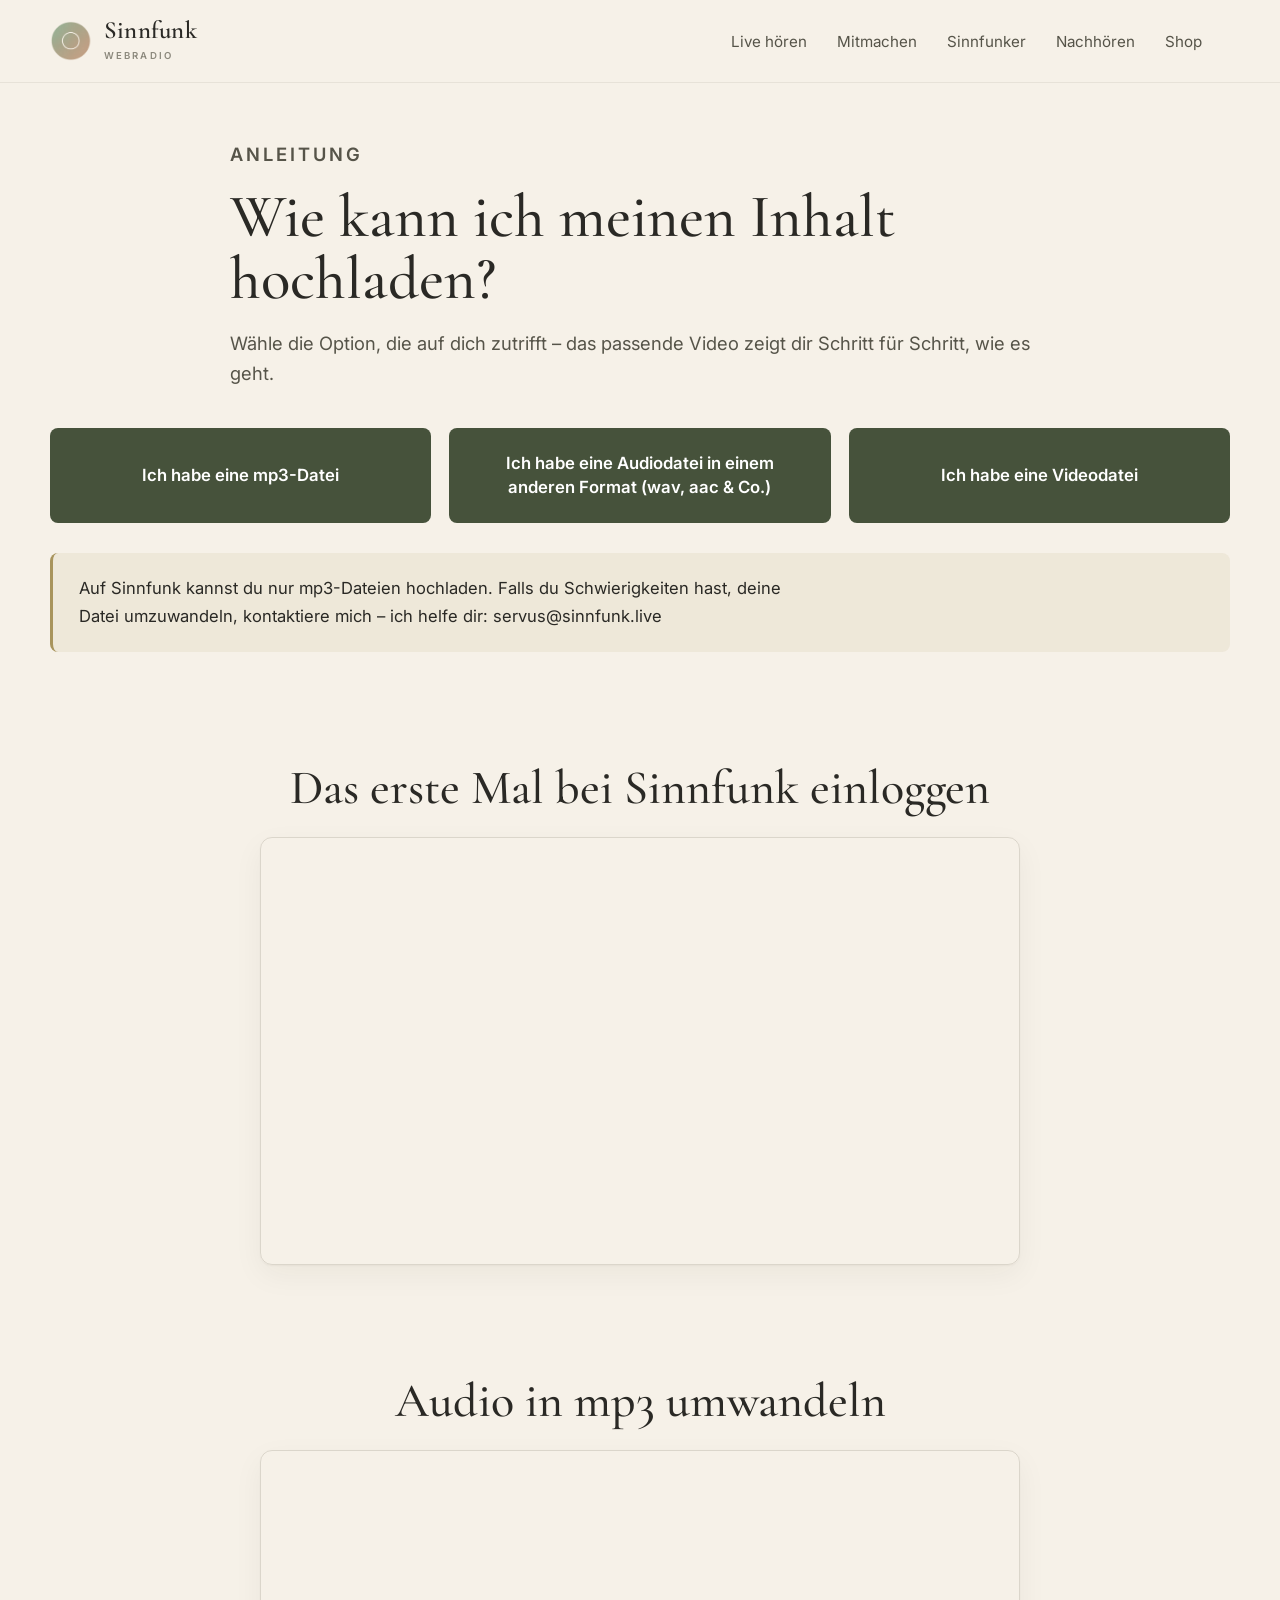
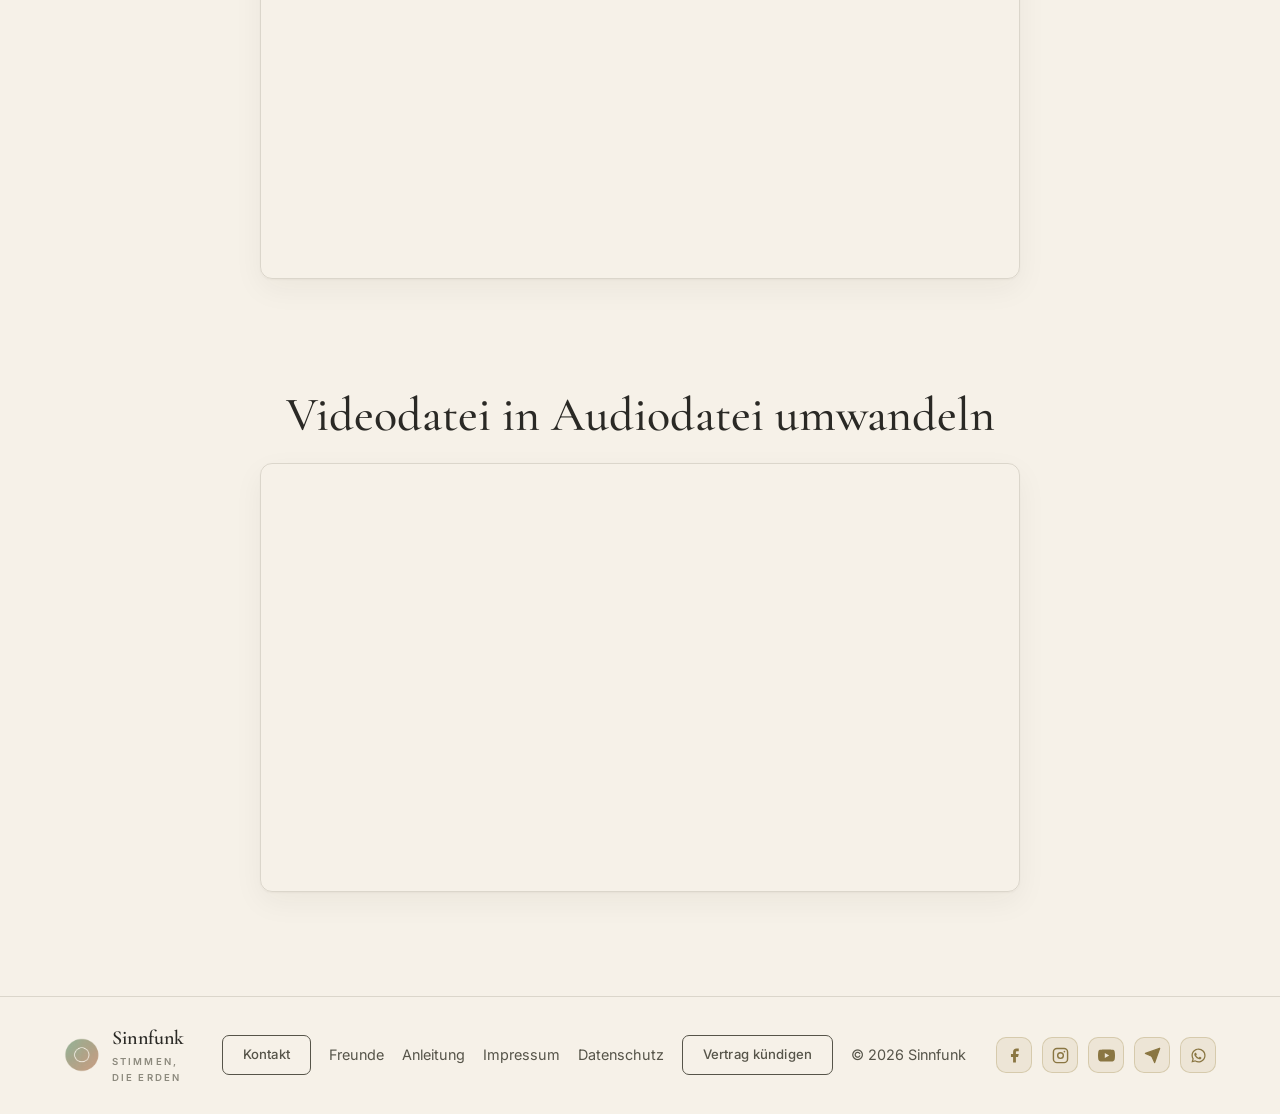
<file: anleitung.html>
<!DOCTYPE html>
<html lang="de">
<head>
  <meta charset="UTF-8" />
  <meta name="viewport" content="width=device-width, initial-scale=1.0" />
  <title>Anleitung – Sinnfunk</title>
  <link rel="stylesheet" href="style.css" />
  <link rel="icon" href="image/icon.webp" type="image/x-icon" />
</head>
<body>
  <div class="page">

    <div id="sf-nav"></div>
    <script src="nav.js"></script>

    <main class="anleitung-page">

      <div class="page-hero">
        <p class="eyebrow">Anleitung</p>
        <h1>Wie kann ich meinen Inhalt hochladen?</h1>
        <p>Wähle die Option, die auf dich zutrifft – das passende Video zeigt dir Schritt für Schritt, wie es geht.</p>
      </div>

      <div class="content-block">

        <div class="upload-options">

          <a href="#einloggen" class="button gold button-big">Ich habe eine mp3-Datei</a>

          <a href="#audio-konvertieren" class="button gold button-big">Ich habe eine Audiodatei in einem anderen Format (wav, aac & Co.)</a>

          <a href="#video-konvertieren" class="button gold button-big">Ich habe eine Videodatei</a>

        </div>

        <div class="highlight-box">
          <p>Auf Sinnfunk kannst du nur mp3-Dateien hochladen. Falls du Schwierigkeiten hast, deine Datei umzuwandeln, kontaktiere mich – ich helfe dir: <a href="mailto:servus@sinnfunk.live">servus@sinnfunk.live</a></p>
        </div>

        <div class="video-section" id="einloggen">
          <h2>Das erste Mal bei Sinnfunk einloggen</h2>
          <div class="video-embed">
            <div style="position:relative;padding-top:56.25%;"><iframe src="https://player.mediadelivery.net/embed/709800/cc694de8-bd75-49dc-955e-89dac39f0973?autoplay=false&loop=false&muted=false&preload=true&responsive=true" loading="lazy" style="border:0;position:absolute;top:0;height:100%;width:100%;" allow="accelerometer;gyroscope;autoplay;encrypted-media;picture-in-picture;fullscreen;" allowfullscreen="true"></iframe></div>
          </div>
        </div>

        <div class="video-section" id="audio-konvertieren">
          <h2>Audio in mp3 umwandeln</h2>
           <div class="video-embed">
            <div style="position:relative;padding-top:56.25%;"><iframe src="https://player.mediadelivery.net/embed/709800/56a5ccce-3ecd-4cc3-a95c-f3495032012f?autoplay=false&loop=false&muted=false&preload=true&responsive=true" loading="lazy" style="border:0;position:absolute;top:0;height:100%;width:100%;" allow="accelerometer;gyroscope;autoplay;encrypted-media;picture-in-picture;fullscreen;" allowfullscreen="true"></iframe></div>
          </div>
        </div>

        <div class="video-section" id="video-konvertieren">
          <h2>Videodatei in Audiodatei umwandeln</h2>
          <div class="video-embed">
            <div style="position:relative;padding-top:56.25%;"><iframe src="https://player.mediadelivery.net/embed/709800/0e04647f-9260-45ea-9ff1-9cb5629d3ec0?autoplay=false&loop=false&muted=false&preload=true&responsive=true" loading="lazy" style="border:0;position:absolute;top:0;height:100%;width:100%;" allow="accelerometer;gyroscope;autoplay;encrypted-media;picture-in-picture;fullscreen;" allowfullscreen="true"></iframe></div>
          </div>
        </div>

      </div>
    </main>

    <div id="sf-footer"></div>
    <script src="footer.js"></script>

  </div>
</body>
</html>
</file>
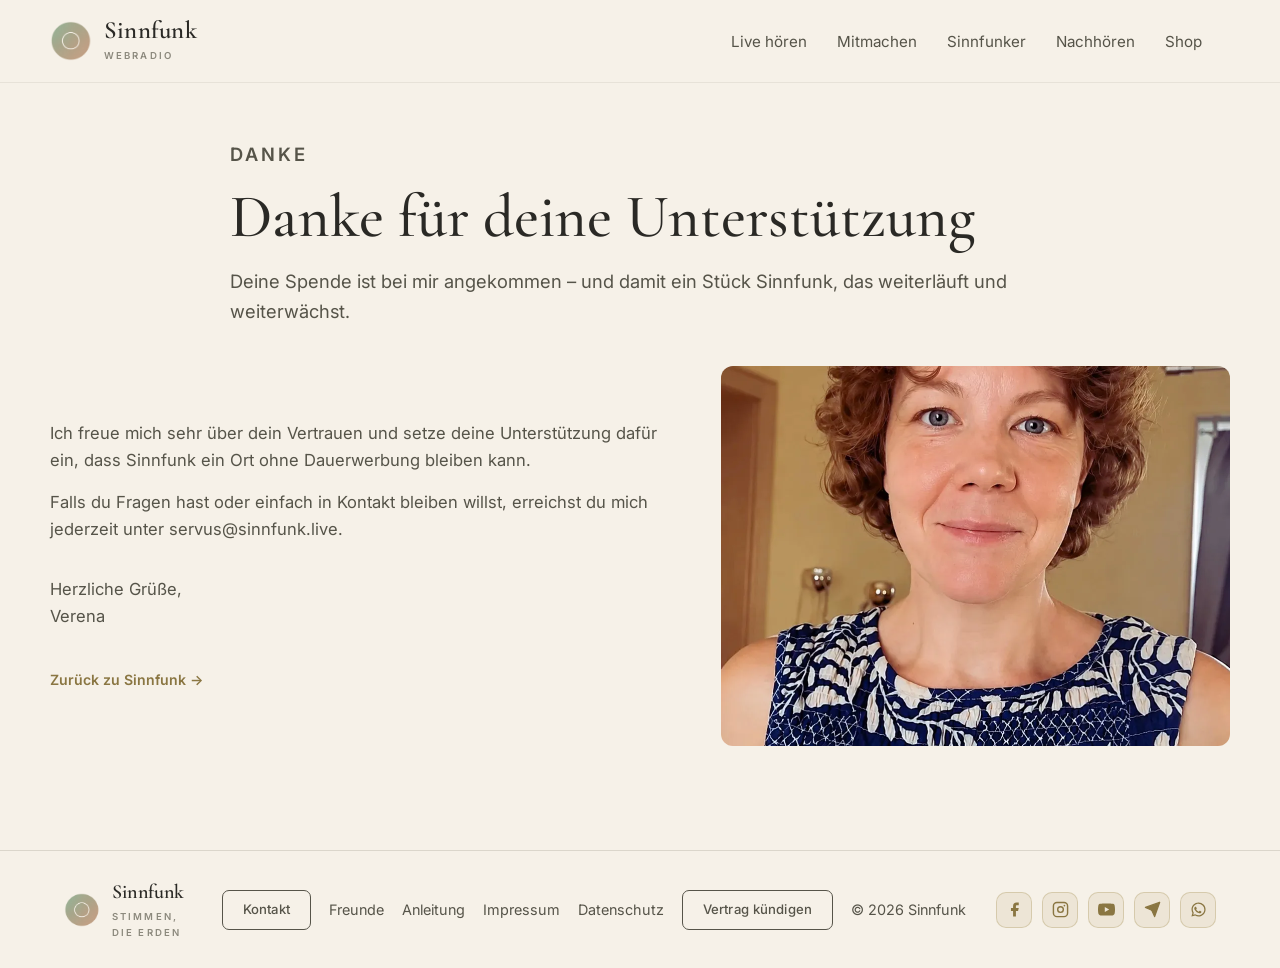
<file: danke.html>
<!DOCTYPE html>
<html lang="de">
<head>
  <meta charset="UTF-8" />
  <meta name="viewport" content="width=device-width, initial-scale=1.0" />
  <title>Danke – Sinnfunk</title>
  <meta name="description" content="Danke für deine Unterstützung von Sinnfunk." />
  <link rel="stylesheet" href="style.css" />
  <link rel="icon" href="image/icon.webp" type="image/x-icon" />
</head>
<body>
  <div class="page">

    <div id="sf-nav"></div>
  <script src="nav.js"></script>

    <main>

      <div class="page-hero">
        <p class="eyebrow">Danke</p>
        <h1>Danke für deine Unterstützung</h1>
        <p>Deine Spende ist bei mir angekommen – und damit ein Stück Sinnfunk, das weiterläuft und weiterwächst.</p>
      </div>

      <div class="content-block">
        <div class="danke-inner">
          <div>
            <p>
              Ich freue mich sehr über dein Vertrauen und setze deine Unterstützung dafür ein, dass Sinnfunk ein Ort ohne Dauerwerbung bleiben kann.
            </p>
            <p>
              Falls du Fragen hast oder einfach in Kontakt bleiben willst, erreichst du mich jederzeit unter
              <a href="mailto:servus@sinnfunk.live">servus@sinnfunk.live</a>.
            </p>
            <p style="margin-top: 32px;">
              Herzliche Grüße,<br />Verena
            </p>

            <a class="arrow-link" href="index.html" style="margin-top: 24px; display: inline-block;">Zurück zu Sinnfunk →</a>
          </div>
          <div class="danke-img" role="img" aria-label="Porträt von Verena Polzhofer, Gründerin von Sinnfunk"
               style="background-image: url('image/verenapolzhofer.webp');"></div>
        </div>
      </div>
    </main>

   <div id="sf-footer"></div>
    <script src="footer.js"></script>

  </div>
</body>
</html>
</file>
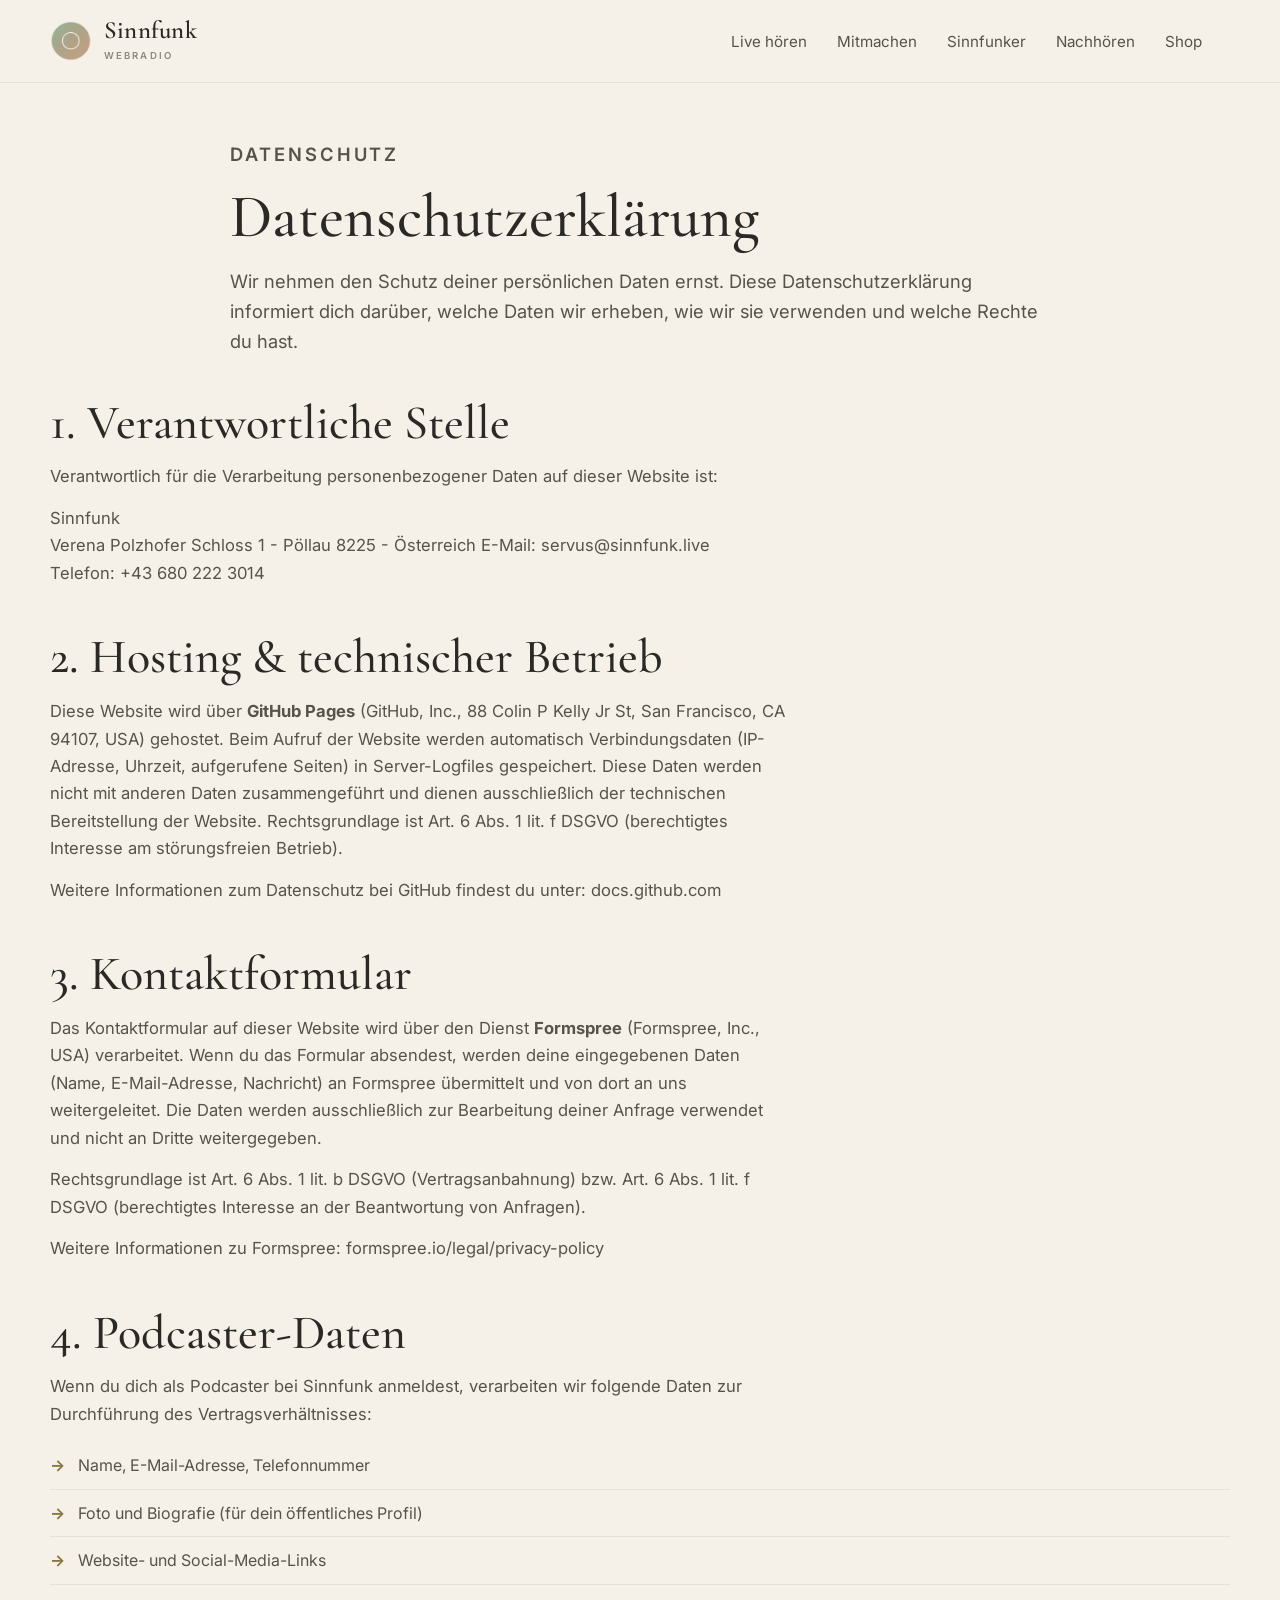
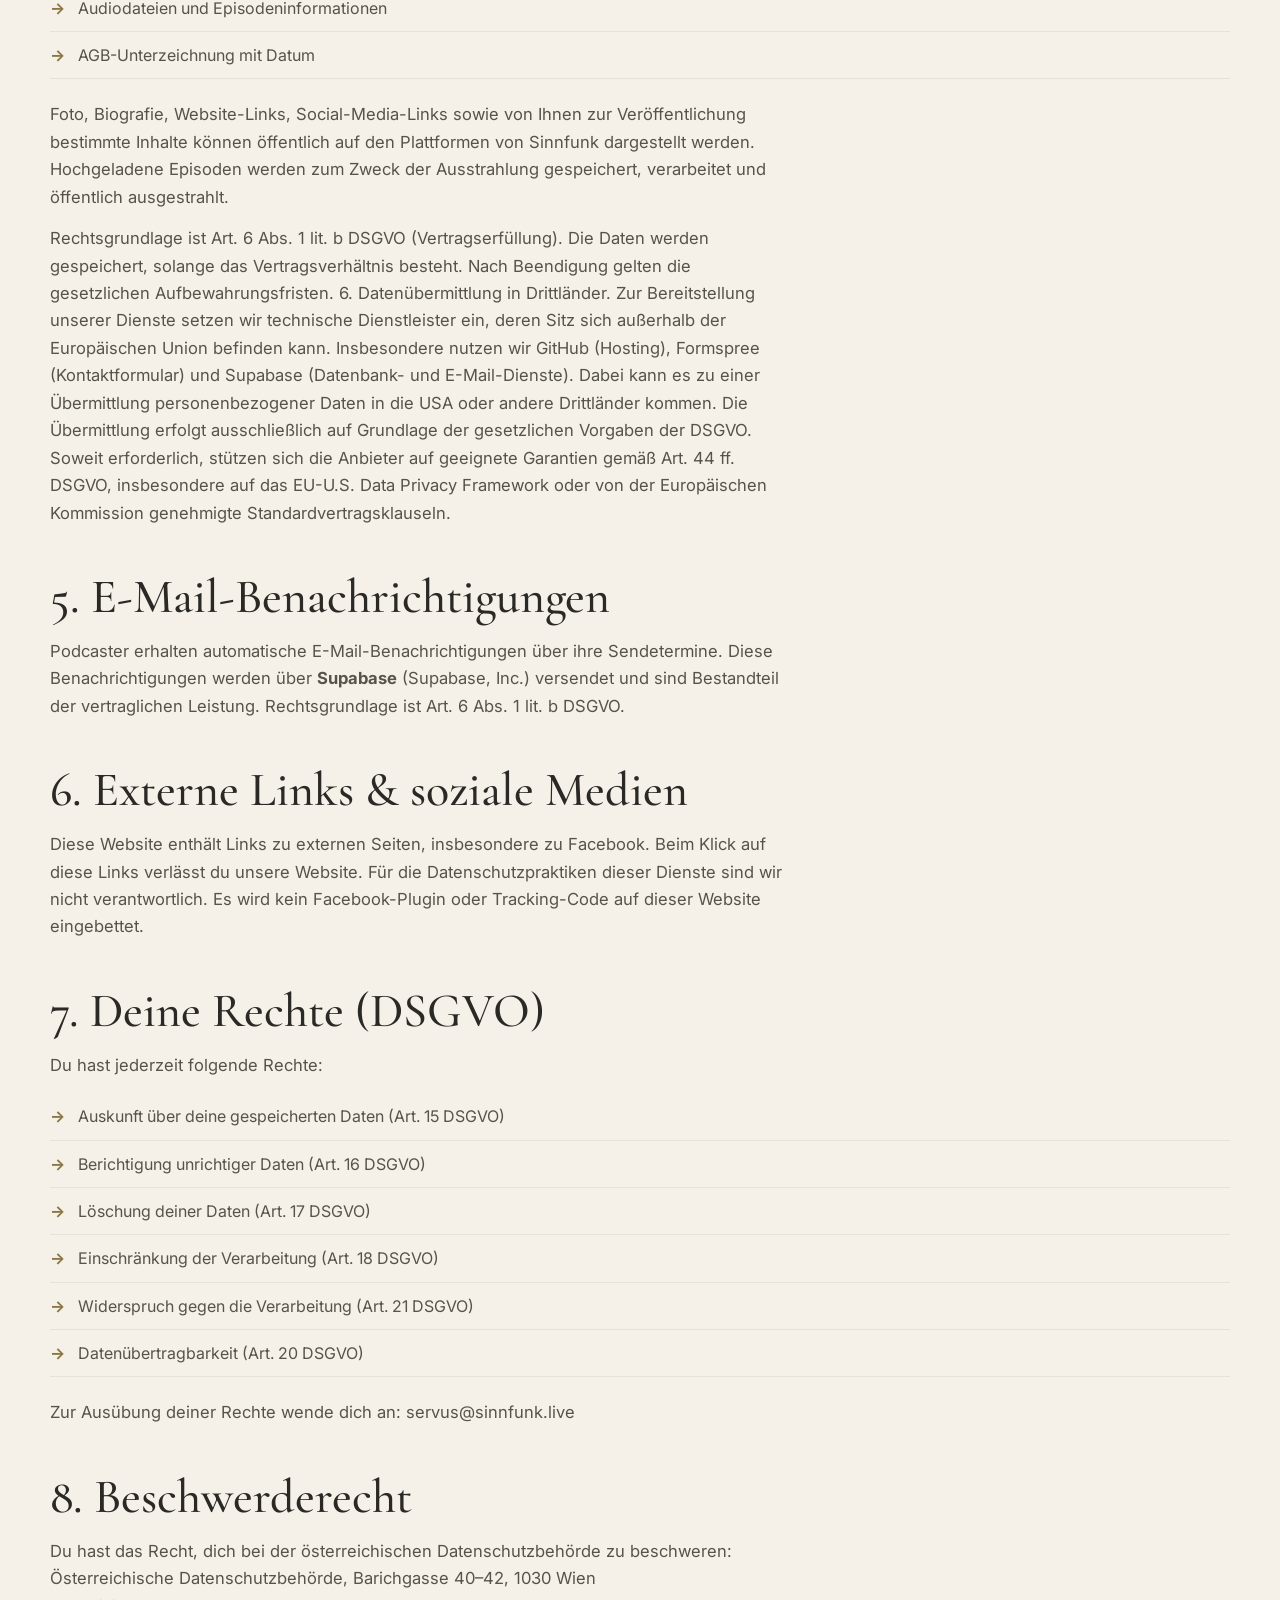
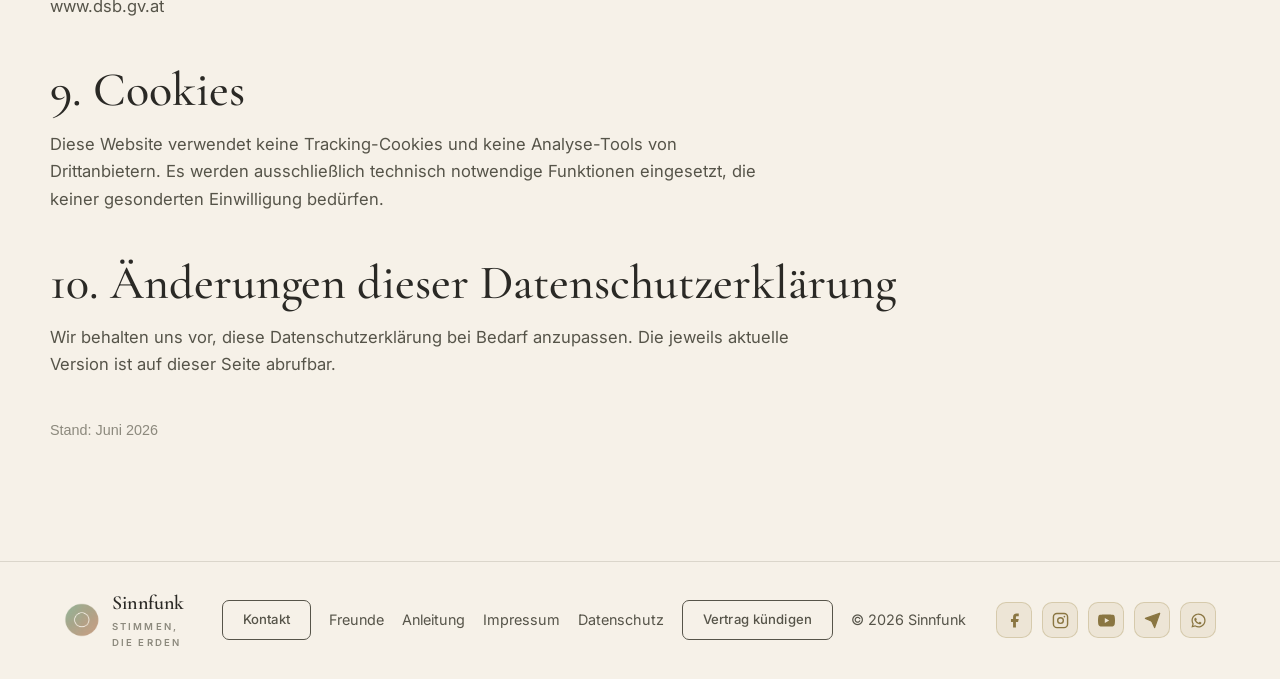
<file: datenschutz.html>
<!DOCTYPE html>
<html lang="de">
<head>
  <meta charset="UTF-8" />
  <meta name="viewport" content="width=device-width, initial-scale=1.0" />
  <title>Datenschutz – Sinnfunk</title>
  <link rel="stylesheet" href="style.css" />
  <link rel="icon" href="image/icon.webp" type="image/x-icon" />
</head>
<body>
  <div class="page">

    <div id="sf-nav"></div>
  <script src="nav.js"></script>

    <main>

      <div class="page-hero">
        <p class="eyebrow">Datenschutz</p>
        <h1>Datenschutzerklärung</h1>
        <p>Wir nehmen den Schutz deiner persönlichen Daten ernst. Diese Datenschutzerklärung informiert dich darüber, welche Daten wir erheben, wie wir sie verwenden und welche Rechte du hast.</p>
      </div>

      <div class="content-block">

        <h2>1. Verantwortliche Stelle</h2>
        <p>Verantwortlich für die Verarbeitung personenbezogener Daten auf dieser Website ist:</p>
        <p>
          Sinnfunk<br />
          Verena Polzhofer
          Schloss 1 - Pöllau 8225 - Österreich
          E-Mail: <a href="mailto:servus@sinnfunk.live">servus@sinnfunk.live</a><br />
          Telefon: <a href="tel:+436802223014">+43 680 222 3014</a>
        </p>

        <h2>2. Hosting & technischer Betrieb</h2>
        <p>
          Diese Website wird über <strong>GitHub Pages</strong> (GitHub, Inc., 88 Colin P Kelly Jr St, San Francisco, CA 94107, USA) gehostet. Beim Aufruf der Website werden automatisch Verbindungsdaten (IP-Adresse, Uhrzeit, aufgerufene Seiten) in Server-Logfiles gespeichert. Diese Daten werden nicht mit anderen Daten zusammengeführt und dienen ausschließlich der technischen Bereitstellung der Website. Rechtsgrundlage ist Art. 6 Abs. 1 lit. f DSGVO (berechtigtes Interesse am störungsfreien Betrieb).
        </p>
        <p>
          Weitere Informationen zum Datenschutz bei GitHub findest du unter: <a href="https://docs.github.com/en/site-policy/privacy-policies/github-privacy-statement" target="_blank" rel="noopener">docs.github.com</a>
        </p>

        <h2>3. Kontaktformular</h2>
        <p>
          Das Kontaktformular auf dieser Website wird über den Dienst <strong>Formspree</strong> (Formspree, Inc., USA) verarbeitet. Wenn du das Formular absendest, werden deine eingegebenen Daten (Name, E-Mail-Adresse, Nachricht) an Formspree übermittelt und von dort an uns weitergeleitet. Die Daten werden ausschließlich zur Bearbeitung deiner Anfrage verwendet und nicht an Dritte weitergegeben.
        </p>
        <p>Rechtsgrundlage ist Art. 6 Abs. 1 lit. b DSGVO (Vertragsanbahnung) bzw. Art. 6 Abs. 1 lit. f DSGVO (berechtigtes Interesse an der Beantwortung von Anfragen).</p>
        <p>
          Weitere Informationen zu Formspree: <a href="https://formspree.io/legal/privacy-policy" target="_blank" rel="noopener">formspree.io/legal/privacy-policy</a>
        </p>

        <h2>4. Podcaster-Daten</h2>
        <p>
          Wenn du dich als Podcaster bei Sinnfunk anmeldest, verarbeiten wir folgende Daten zur Durchführung des Vertragsverhältnisses:
        </p>
        <ul>
          <li>Name, E-Mail-Adresse, Telefonnummer</li>
          <li>Foto und Biografie (für dein öffentliches Profil)</li>
          <li>Website- und Social-Media-Links</li>
          <li>Audiodateien und Episodeninformationen</li>
          <li>AGB-Unterzeichnung mit Datum</li>
        </ul>
        <p>Foto, Biografie, Website-Links, Social-Media-Links sowie von Ihnen zur Veröffentlichung bestimmte Inhalte können öffentlich auf den Plattformen von Sinnfunk dargestellt werden. 
          Hochgeladene Episoden werden zum Zweck der Ausstrahlung gespeichert, verarbeitet und öffentlich ausgestrahlt.
        </p>
        <p>
          Rechtsgrundlage ist Art. 6 Abs. 1 lit. b DSGVO (Vertragserfüllung). Die Daten werden gespeichert, solange das Vertragsverhältnis besteht. Nach Beendigung gelten die gesetzlichen Aufbewahrungsfristen.
          6. Datenübermittlung in Drittländer. Zur Bereitstellung unserer Dienste setzen wir technische Dienstleister ein, deren Sitz sich außerhalb der Europäischen Union befinden kann. 
          Insbesondere nutzen wir GitHub (Hosting), Formspree (Kontaktformular) und Supabase (Datenbank- und E-Mail-Dienste). Dabei kann es zu einer Übermittlung personenbezogener Daten in die USA oder andere Drittländer kommen. Die Übermittlung erfolgt ausschließlich auf Grundlage der gesetzlichen Vorgaben der DSGVO. 
          Soweit erforderlich, stützen sich die Anbieter auf geeignete Garantien gemäß Art. 44 ff. DSGVO, insbesondere auf das EU-U.S. Data Privacy Framework oder von der Europäischen Kommission genehmigte Standardvertragsklauseln.
        </p>

        <h2>5. E-Mail-Benachrichtigungen</h2>
        <p>
          Podcaster erhalten automatische E-Mail-Benachrichtigungen über ihre Sendetermine. Diese Benachrichtigungen werden über <strong>Supabase</strong> (Supabase, Inc.) versendet und sind Bestandteil der vertraglichen Leistung. Rechtsgrundlage ist Art. 6 Abs. 1 lit. b DSGVO.
        </p>

        <h2>6. Externe Links & soziale Medien</h2>
        <p>
          Diese Website enthält Links zu externen Seiten, insbesondere zu Facebook. Beim Klick auf diese Links verlässt du unsere Website. Für die Datenschutzpraktiken dieser Dienste sind wir nicht verantwortlich. Es wird kein Facebook-Plugin oder Tracking-Code auf dieser Website eingebettet.
        </p>

        <h2>7. Deine Rechte (DSGVO)</h2>
        <p>Du hast jederzeit folgende Rechte:</p>
        <ul>
          <li>Auskunft über deine gespeicherten Daten (Art. 15 DSGVO)</li>
          <li>Berichtigung unrichtiger Daten (Art. 16 DSGVO)</li>
          <li>Löschung deiner Daten (Art. 17 DSGVO)</li>
          <li>Einschränkung der Verarbeitung (Art. 18 DSGVO)</li>
          <li>Widerspruch gegen die Verarbeitung (Art. 21 DSGVO)</li>
          <li>Datenübertragbarkeit (Art. 20 DSGVO)</li>
        </ul>
        <p>
          Zur Ausübung deiner Rechte wende dich an: <a href="mailto:servus@sinnfunk.live">servus@sinnfunk.live</a>
        </p>

        <h2>8. Beschwerderecht</h2>
        <p>
          Du hast das Recht, dich bei der österreichischen Datenschutzbehörde zu beschweren:<br />
          Österreichische Datenschutzbehörde, Barichgasse 40–42, 1030 Wien<br />
          <a href="https://www.dsb.gv.at" target="_blank" rel="noopener">www.dsb.gv.at</a>
        </p>

        <h2>9. Cookies</h2>
        <p>
          Diese Website verwendet keine Tracking-Cookies und keine Analyse-Tools von Drittanbietern. Es werden ausschließlich technisch notwendige Funktionen eingesetzt, die keiner gesonderten Einwilligung bedürfen.
        </p>

        <h2>10. Änderungen dieser Datenschutzerklärung</h2>
        <p>
          Wir behalten uns vor, diese Datenschutzerklärung bei Bedarf anzupassen. Die jeweils aktuelle Version ist auf dieser Seite abrufbar.
        </p>

        <p style="margin-top: 40px; font-family: Arial, sans-serif; font-size: 0.9rem; color: var(--muted);">
          Stand: Juni 2026
        </p>

      </div>
    </main>

   <div id="sf-footer"></div>
    <script src="footer.js"></script>

  </div>
</body>
</html>
</file>
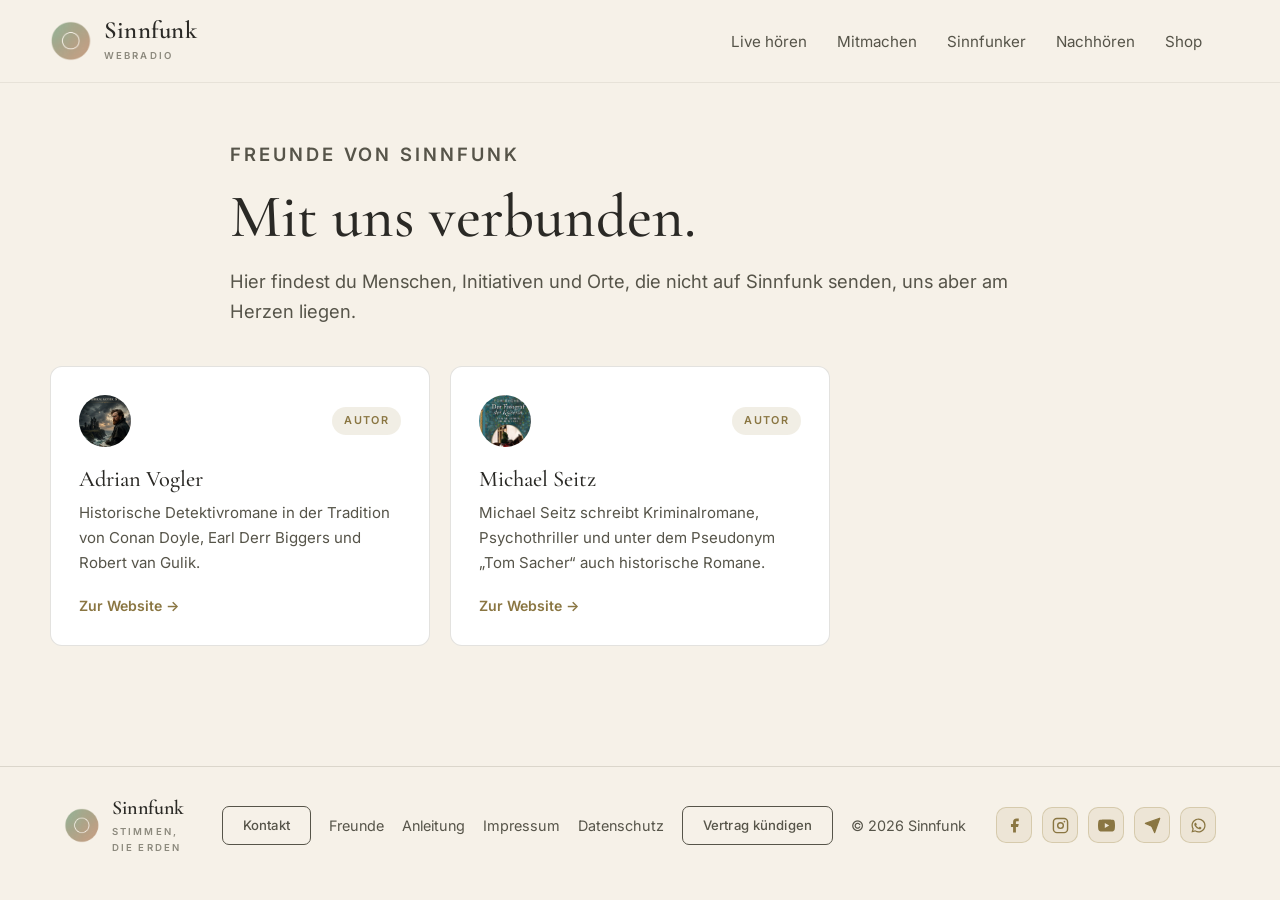
<file: freunde.html>
<!DOCTYPE html>
<html lang="de">
<head>
  <meta charset="UTF-8" />
  <meta name="viewport" content="width=device-width, initial-scale=1.0" />
  <title>Freunde von Sinnfunk – Sinnfunk</title>
  <meta name="description" content="Menschen, Initiativen und Orte, die nicht auf Sinnfunk senden, mit uns aber verbunden sind." />
  <link rel="stylesheet" href="style.css" />
  <link rel="icon" href="image/icon.webp" type="image/x-icon" />
  <style>
    /* Nutzt die gemeinsamen Tokens aus style.css – nur seitenspezifisches Layout. */

    .fr-wrap {
      width: min(1180px, calc(100% - 40px));
      margin: 0 auto;
      padding: 0 0 80px;
    }

    .fr-grid {
      display: grid;
      grid-template-columns: repeat(3, 1fr);
      gap: 20px;
    }

    .fr-card {
      background: var(--paper);
      border: 1px solid var(--line);
      border-radius: var(--radius);
      padding: 28px;
      display: flex;
      flex-direction: column;
      transition: box-shadow 0.2s, transform 0.2s;
    }
    .fr-card:hover {
      box-shadow: var(--shadow);
      transform: translateY(-3px);
    }

    .fr-card-top {
      display: flex;
      align-items: center;
      justify-content: space-between;
      gap: 12px;
      margin-bottom: 18px;
    }

    .fr-avatar {
      width: 52px;
      height: 52px;
      border-radius: 50%;
      flex-shrink: 0;
      overflow: hidden;
      display: grid;
      place-items: center;
      color: #fff;
      font-family: var(--font-display);
      font-size: 1.3rem;
      background: linear-gradient(135deg, rgba(168,148,92,0.65), rgba(53,61,46,0.55));
    }
    .fr-avatar img { width: 100%; height: 100%; object-fit: cover; }

    .fr-badge {
      font-family: var(--font-body);
      font-size: 0.68rem;
      font-weight: 600;
      text-transform: uppercase;
      letter-spacing: 0.12em;
      padding: 5px 12px;
      border-radius: 999px;
      background: rgba(168,148,92,0.16);
      color: var(--gold-deep);
      white-space: nowrap;
    }

    .fr-name {
      font-size: 1.4rem;
      margin-bottom: 8px;
    }

    .fr-desc {
      font-family: var(--font-body);
      font-size: 0.94rem;
      color: var(--ink-soft);
      line-height: 1.65;
      margin: 0 0 18px;
    }

    .fr-card .arrow-link { margin-top: auto; }

    .fr-empty {
      grid-column: 1 / -1;
      text-align: center;
      padding: 56px 24px;
      color: var(--muted);
      font-family: var(--font-body);
    }

    @media (max-width: 900px) {
      .fr-grid { grid-template-columns: repeat(2, 1fr); }
    }
    @media (max-width: 560px) {
      .fr-grid { grid-template-columns: 1fr; }
      .fr-card { padding: 24px; }
    }
  </style>
</head>
<body>
  <div class="page">

    <div id="sf-nav"></div>
    <script src="nav.js"></script>

    <main>

      <div class="page-hero">
        <p class="eyebrow">Freunde von Sinnfunk</p>
        <h1>Mit uns verbunden.</h1>
        <p>Hier findest du Menschen, Initiativen und Orte, die nicht auf Sinnfunk senden, uns aber am Herzen liegen.</p>
      </div>

      <div class="fr-wrap">
        <div class="fr-grid" id="fr-grid">
          <!-- Karten werden aus der Liste unten erzeugt -->
        </div>
      </div>

    </main>

    <div id="sf-footer"></div>
    <script src="footer.js"></script>

  </div>

  <!-- ============================================================
       FREUNDE PFLEGEN

       Um einen Freund hinzuzufügen, kopiere einen Block { … }
       und passe ihn an. Reihenfolge = Reihenfolge auf der Seite.

       name        : Name der Person oder Institution (Pflicht)
       kategorie   : z. B. "Person", "Institution", "Verein", "Projekt"
       beschreibung: ein bis zwei Sätze
       link        : volle Adresse mit https://  (oder "" wenn kein Link)
       logo        : Bildpfad, z. B. "image/freund-name.webp"
                     (oder "" — dann erscheint der erste Buchstabe)
       ============================================================ -->
  <script>
    (function () {
      const freunde = [
        {
          name: "Adrian Vogler",
          kategorie: "Autor",
          beschreibung: "Historische Detektivromane in der Tradition von Conan Doyle, Earl Derr Biggers und Robert van Gulik.",
          link: "https://adrianvogler.synology.me/",
          logo: "image/bram-stroker.webp"
        },

        {
          name: "Michael Seitz",
          kategorie: "Autor",
          beschreibung: "Michael Seitz schreibt Kriminalromane, Psychothriller und unter dem Pseudonym „Tom Sacher“ auch historische Romane.",
          link: "https://www.michaelseitz.at/",
          logo: "image/Seitz.webp"
        }
        
      ];

      const grid = document.getElementById("fr-grid");
      if (!grid) return;

      function esc(str) {
        return String(str || "")
          .replace(/&/g, "&amp;")
          .replace(/</g, "&lt;")
          .replace(/>/g, "&gt;")
          .replace(/"/g, "&quot;");
      }

      if (!freunde.length) {
        grid.innerHTML = '<p class="fr-empty">Bald findest du hier unsere Freunde.</p>';
        return;
      }

      grid.innerHTML = freunde.map(function (f) {
        const initial = f.name ? f.name.trim().charAt(0).toUpperCase() : "?";
        const avatar = f.logo
          ? '<span class="fr-avatar"><img src="' + esc(f.logo) + '" alt="' + esc(f.name) + '" /></span>'
          : '<span class="fr-avatar">' + initial + '</span>';
        const badge = f.kategorie
          ? '<span class="fr-badge">' + esc(f.kategorie) + '</span>'
          : '';
        const link = (f.link && f.link !== "#")
          ? '<a class="arrow-link" href="' + esc(f.link) + '" target="_blank" rel="noopener">Zur Website &#8594;</a>'
          : '';
        return '<article class="fr-card">'
             +   '<div class="fr-card-top">' + avatar + badge + '</div>'
             +   '<h3 class="fr-name">' + esc(f.name) + '</h3>'
             +   (f.beschreibung ? '<p class="fr-desc">' + esc(f.beschreibung) + '</p>' : '')
             +   link
             + '</article>';
      }).join("");
    })();
  </script>
</body>
</html>
</file>
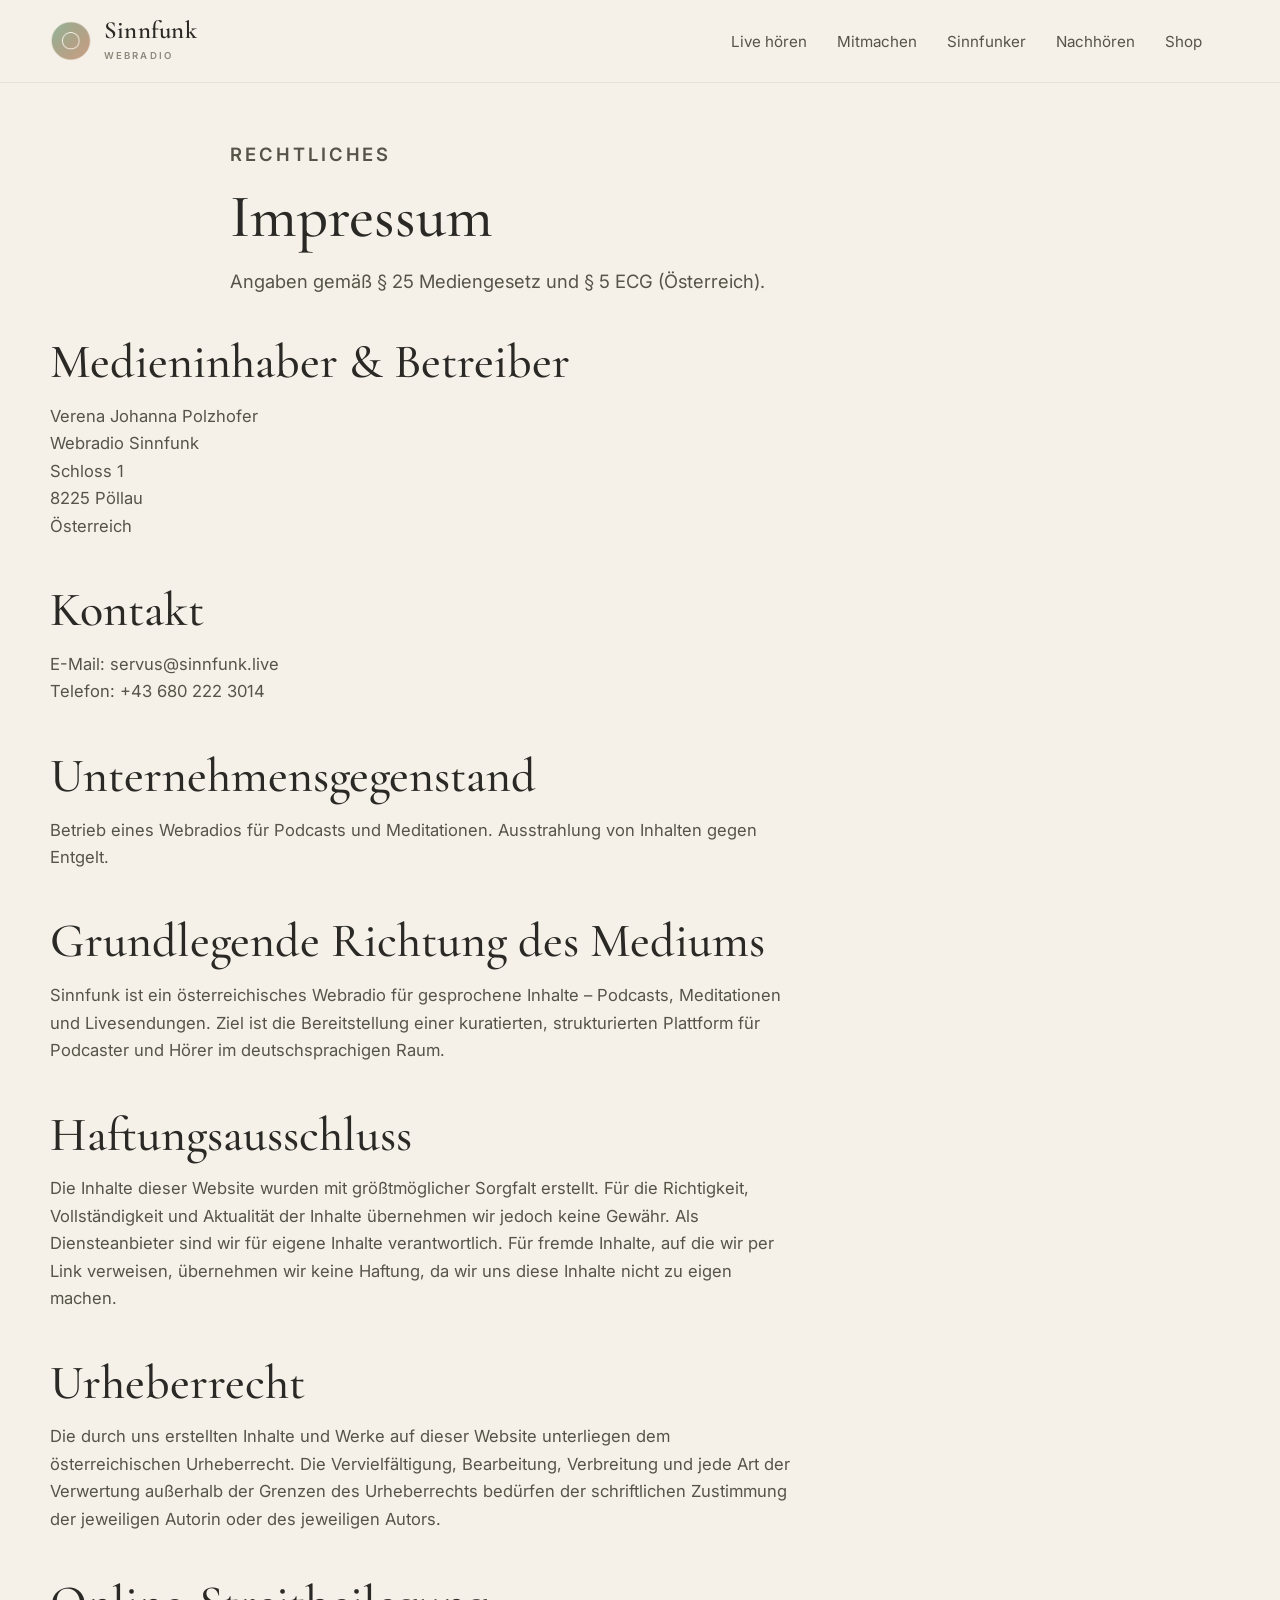
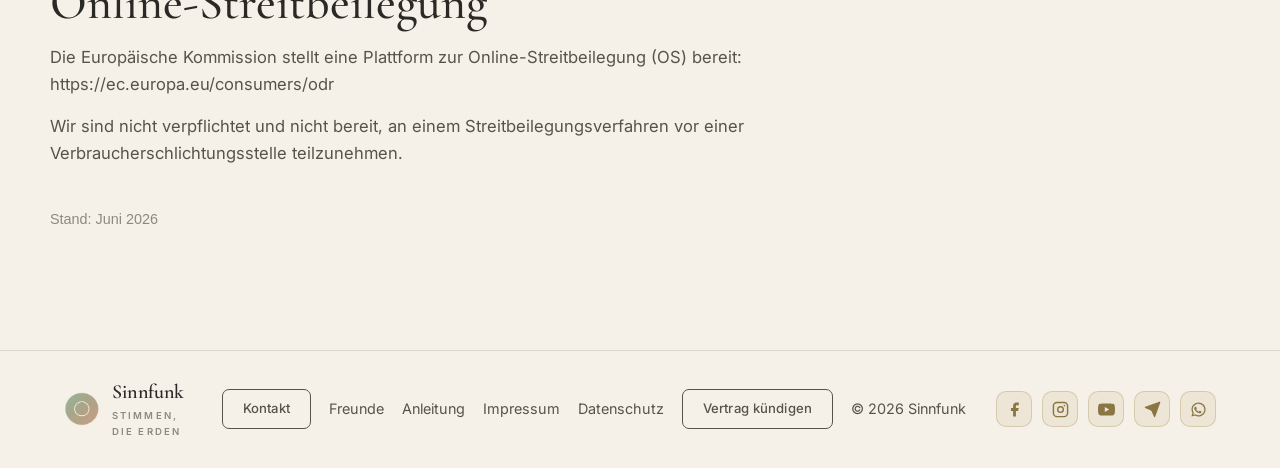
<file: impressum.html>
<!DOCTYPE html>
<html lang="de">
<head>
  <meta charset="UTF-8" />
  <meta name="viewport" content="width=device-width, initial-scale=1.0" />
  <title>Impressum – Sinnfunk</title>
  <link rel="stylesheet" href="style.css" />
  <link rel="icon" href="image/icon.webp" type="image/x-icon" />
</head>
<body>
  <div class="page">

    <div id="sf-nav"></div>
  <script src="nav.js"></script>

    <main>

      <div class="page-hero">
        <p class="eyebrow">Rechtliches</p>
        <h1>Impressum</h1>
        <p>Angaben gemäß § 25 Mediengesetz und § 5 ECG (Österreich).</p>
      </div>

      <div class="content-block">

        <h2>Medieninhaber & Betreiber</h2>
        <p>
          Verena Johanna Polzhofer<br />
          Webradio Sinnfunk<br />
          Schloss 1<br />
          8225 Pöllau<br />
          Österreich
        </p>

        <h2>Kontakt</h2>
        <p>
          E-Mail: <a href="mailto:servus@sinnfunk.live">servus@sinnfunk.live</a><br />
          Telefon: <a href="tel:+436802223014">+43 680 222 3014</a>
        </p>

        <h2>Unternehmensgegenstand</h2>
        <p>
          Betrieb eines Webradios für Podcasts und Meditationen. Ausstrahlung von Inhalten gegen Entgelt.
        </p>

        <h2>Grundlegende Richtung des Mediums</h2>
        <p>
          Sinnfunk ist ein österreichisches Webradio für gesprochene Inhalte – Podcasts, Meditationen und Livesendungen. Ziel ist die Bereitstellung einer kuratierten, strukturierten Plattform für Podcaster und Hörer im deutschsprachigen Raum.
        </p>

        <h2>Haftungsausschluss</h2>
        <p>
          Die Inhalte dieser Website wurden mit größtmöglicher Sorgfalt erstellt. Für die Richtigkeit, Vollständigkeit und Aktualität der Inhalte übernehmen wir jedoch keine Gewähr. Als Diensteanbieter sind wir für eigene Inhalte verantwortlich. Für fremde Inhalte, auf die wir per Link verweisen, übernehmen wir keine Haftung, da wir uns diese Inhalte nicht zu eigen machen.
        </p>

        <h2>Urheberrecht</h2>
        <p>
          Die durch uns erstellten Inhalte und Werke auf dieser Website unterliegen dem österreichischen Urheberrecht. Die Vervielfältigung, Bearbeitung, Verbreitung und jede Art der Verwertung außerhalb der Grenzen des Urheberrechts bedürfen der schriftlichen Zustimmung der jeweiligen Autorin oder des jeweiligen Autors.
        </p>

        <h2>Online-Streitbeilegung</h2>
        <p>
          Die Europäische Kommission stellt eine Plattform zur Online-Streitbeilegung (OS) bereit:<br />
          <a href="https://ec.europa.eu/consumers/odr" target="_blank" rel="noopener">https://ec.europa.eu/consumers/odr</a>
        </p>
        <p>
          Wir sind nicht verpflichtet und nicht bereit, an einem Streitbeilegungsverfahren vor einer Verbraucherschlichtungsstelle teilzunehmen.
        </p>

        <p style="margin-top: 40px; font-family: Arial, sans-serif; font-size: 0.9rem; color: var(--muted);">
          Stand: Juni 2026
        </p>

      </div>
    </main>

   <div id="sf-footer"></div>
    <script src="footer.js"></script>

  </div>
</body>
</html>
</file>
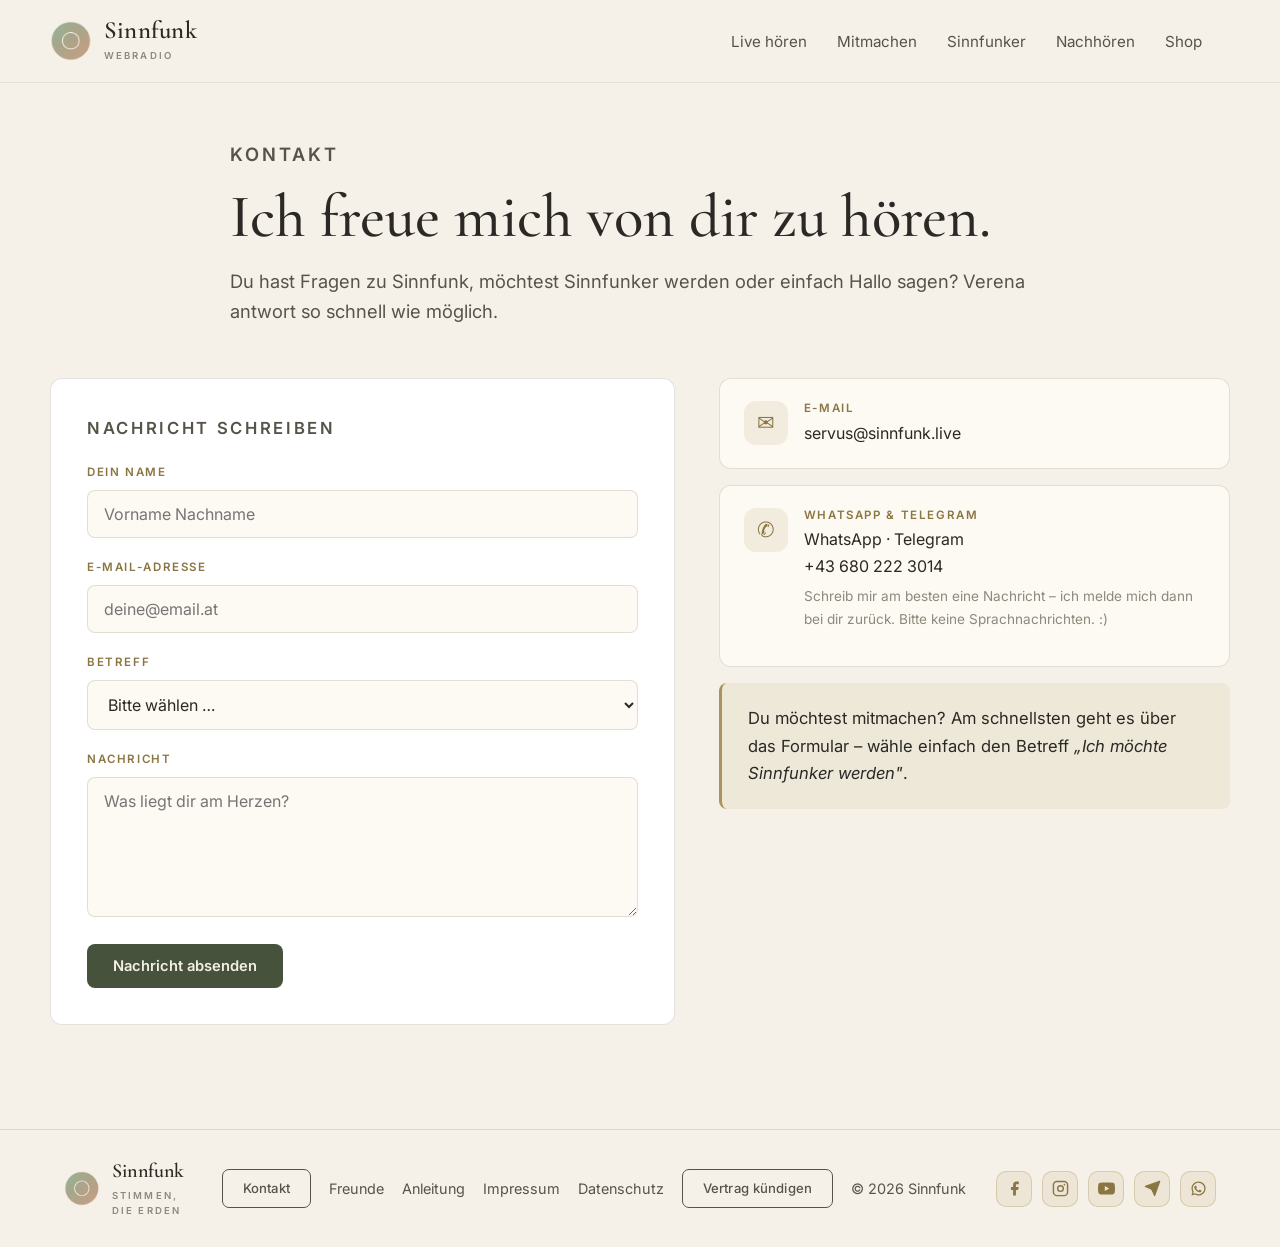
<file: kontakt.html>
<!DOCTYPE html>
<html lang="de">
<head>
  <meta charset="UTF-8" />
  <meta name="viewport" content="width=device-width, initial-scale=1.0" />
  <title>Kontakt – Sinnfunk</title>
  <meta name="description" content="Nimm Kontakt mit Sinnfunk auf – per Formular, E-Mail, WhatsApp oder Telegram." />
  <link rel="stylesheet" href="style.css" />
  <link rel="icon" href="image/icon.webp" type="image/x-icon" />
  <style>
    .kontakt-grid {
      display: grid;
      grid-template-columns: 1.1fr 0.9fr;
      gap: 44px;
      align-items: start;
      margin-top: 12px;
    }

    .kontakt-form {
      background: var(--paper);
      border: 1px solid var(--line);
      border-radius: var(--radius);
      padding: 36px;
    }

    .form-group { margin-bottom: 20px; }

    .form-group label {
      display: block;
      font-family: var(--font-body);
      font-size: 0.72rem;
      font-weight: 600;
      color: var(--gold-deep);
      text-transform: uppercase;
      letter-spacing: 0.14em;
      margin-bottom: 8px;
    }

    .form-group input,
    .form-group textarea,
    .form-group select {
      width: 100%;
      padding: 13px 16px;
      border: 1px solid var(--line);
      border-radius: var(--radius-sm);
      background: var(--paper-warm);
      font-family: var(--font-body);
      font-size: 1rem;
      color: var(--ink);
      outline: none;
      transition: border-color 0.2s;
    }

    .form-group input:focus,
    .form-group textarea:focus,
    .form-group select:focus { border-color: var(--gold); }

    .form-group textarea { min-height: 140px; resize: vertical; }

    .form-submit { margin-top: 8px; }

    .kontakt-info {
      display: flex;
      flex-direction: column;
      gap: 16px;
    }

    .info-card {
      background: var(--paper-warm);
      border: 1px solid var(--line);
      border-radius: var(--radius);
      padding: 22px 24px;
      display: flex;
      align-items: flex-start;
      gap: 16px;
    }

    .info-icon {
      width: 44px;
      height: 44px;
      border-radius: 12px;
      background: rgba(168,148,92,0.14);
      color: var(--gold-deep);
      display: grid;
      place-items: center;
      font-size: 1.3rem;
      flex-shrink: 0;
    }

    .info-card h3 {
      margin-bottom: 4px;
      color: var(--gold-deep);
      font-family: var(--font-body);
      text-transform: uppercase;
      letter-spacing: 0.14em;
      font-size: 0.72rem;
      font-weight: 600;
    }

    .info-card p,
    .info-card a {
      font-family: var(--font-body);
      font-size: 1rem;
      color: var(--ink);
    }

    .info-card a:hover { color: var(--gold-deep); }

    @media (max-width: 900px) {
      .kontakt-grid { grid-template-columns: 1fr; }
    }
  </style>
</head>
<body>
  <div class="page">

    <div id="sf-nav"></div>
  <script src="nav.js"></script>

    <main>

      <div class="page-hero">
        <p class="eyebrow">Kontakt</p>
        <h1>Ich freue mich von dir zu hören.</h1>
        <p>Du hast Fragen zu Sinnfunk, möchtest Sinnfunker werden oder einfach Hallo sagen? Verena antwort so schnell wie möglich.</p>
      </div>

      <div class="content-block">
        <div class="kontakt-grid">

          <!-- Formular -->
          <div class="kontakt-form">
            <p class="eyebrow" style="margin-bottom: 20px;">Nachricht schreiben</p>
            <form action="https://formspree.io/f/xaqkvewn" method="POST">
              <div class="form-group">
                <label for="name">Dein Name</label>
                <input type="text" id="name" name="name" placeholder="Vorname Nachname" required />
              </div>
              <div class="form-group">
                <label for="email">E-Mail-Adresse</label>
                <input type="email" id="email" name="email" placeholder="deine@email.at" required />
              </div>
              <div class="form-group">
                <label for="betreff">Betreff</label>
                <select id="betreff" name="betreff">
                  <option value="">Bitte wählen …</option>
                  <option value="podcaster">Ich möchte Sinnfunker werden.</option>
                  <option value="hoerer">Frage als Hörer</option>
                  <option value="kooperation">Kooperation / Zusammenarbeit</option>
                  <option value="sonstiges">Sonstiges</option>
                </select>
              </div>
              <div class="form-group">
                <label for="nachricht">Nachricht</label>
                <textarea id="nachricht" name="nachricht" placeholder="Was liegt dir am Herzen?" required></textarea>
              </div>
              <div class="form-submit">
                <button type="submit" class="button">Nachricht absenden</button>
              </div>
            </form>
          </div>

          <!-- Kontaktinfos -->
          <div class="kontakt-info">
            <div class="info-card">
              <div class="info-icon">✉</div>
              <div>
                <h3>E-Mail</h3>
                <a href="mailto:servus@sinnfunk.live">servus@sinnfunk.live</a>
              </div>
            </div>
            <div class="info-card">
              <div class="info-icon">✆</div>
              <div>
                <h3>WhatsApp &amp; Telegram</h3>
                <a href="https://wa.me/436802223014" target="_blank" rel="noopener">WhatsApp</a> · <a href="https://t.me/VerenaPolzhofer" target="_blank" rel="noopener">Telegram</a><br />
                <span>+43 680 222 3014</span>
                <p style="margin-top: 6px; font-size: 0.85rem; color: var(--muted);">Schreib mir am besten eine Nachricht – ich melde mich dann bei dir zurück. Bitte keine Sprachnachrichten. :)</p>
              </div>
            </div>
            
            <div class="highlight-box" style="margin: 0;">
              <p>Du möchtest mitmachen? Am schnellsten geht es über das Formular – wähle einfach den Betreff <em>„Ich möchte Sinnfunker werden"</em>.</p>
            </div>
          </div>

        </div>
      </div>

    </main>

 <div id="sf-footer"></div>
    <script src="footer.js"></script>

  </div>
</body>
</html>
</file>
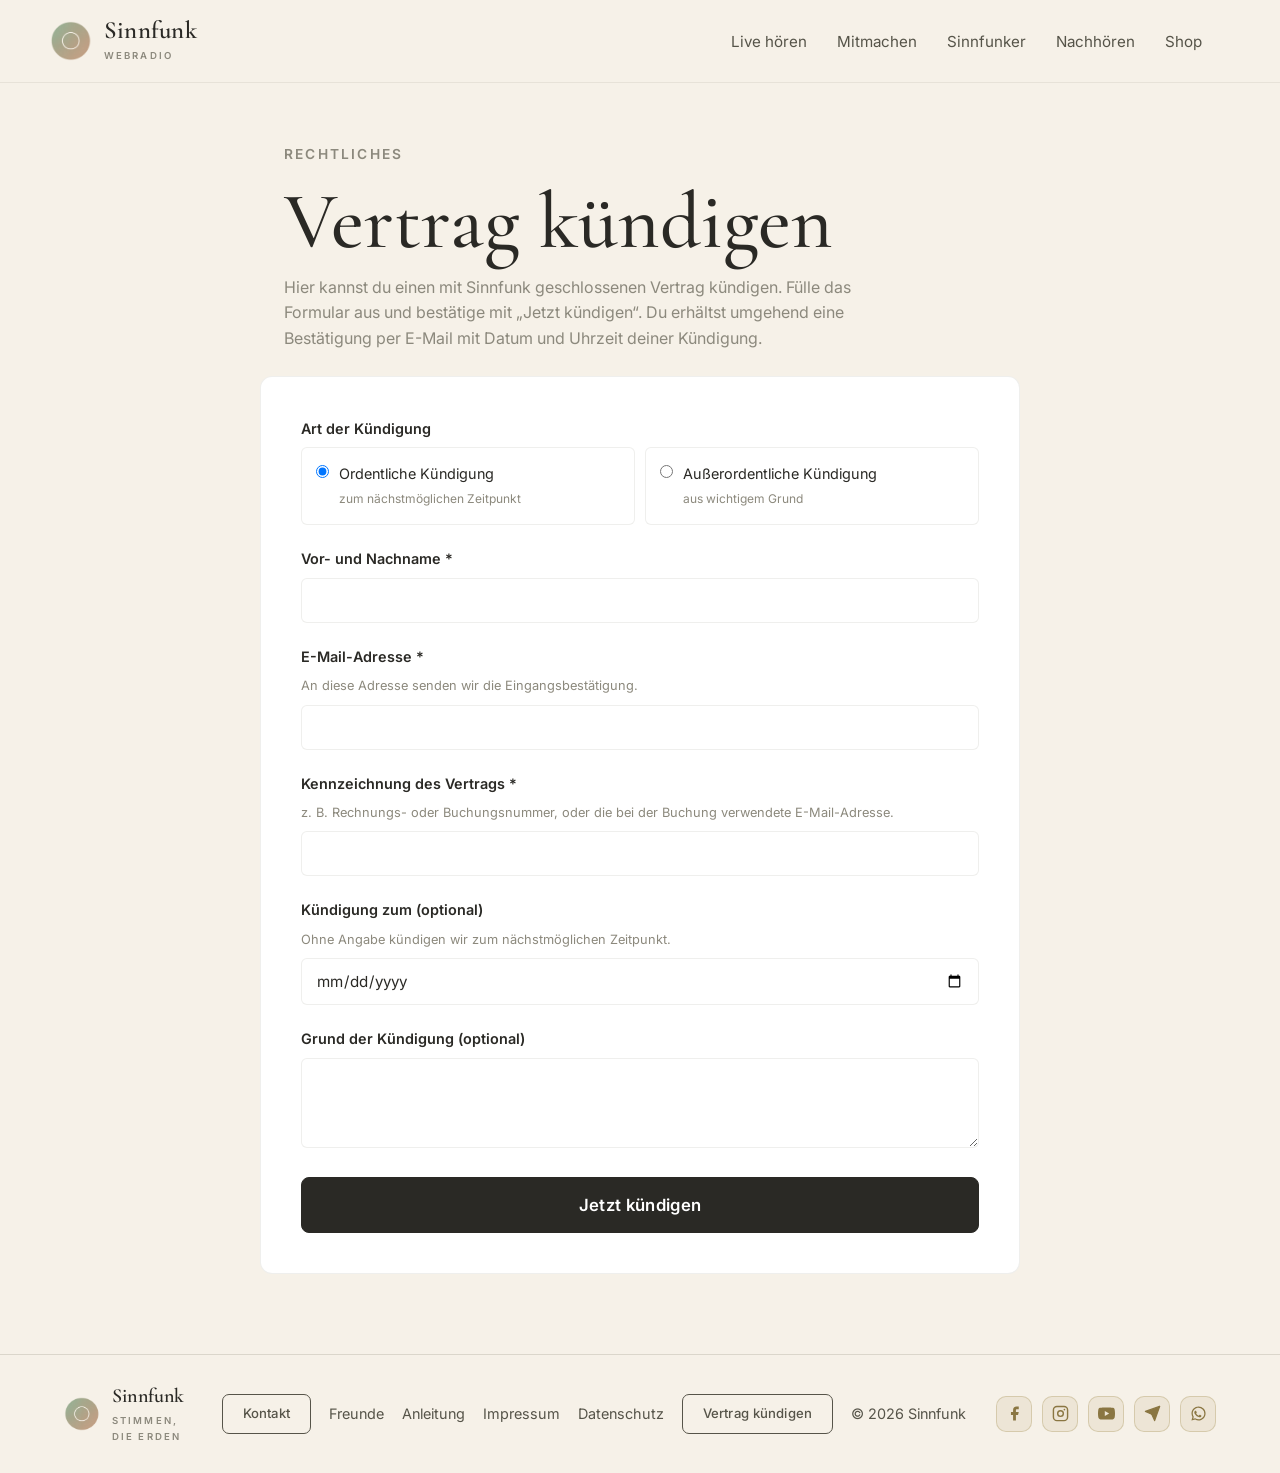
<file: kuendigung.html>
<!DOCTYPE html>
<html lang="de">
<head>
  <meta charset="UTF-8" />
  <meta name="viewport" content="width=device-width, initial-scale=1.0" />
  <title>Vertrag kündigen – Sinnfunk</title>
  <link rel="stylesheet" href="style.css" />
  <link rel="icon" href="image/icon.webp" type="image/x-icon" />
  <style>
    /* ── Nur für die Kündigungsseite ── */
    .kuend-head { max-width: 760px; margin: 60px auto 10px; padding: 0 24px; }
    .kuend-head h1 { font-family: var(--font-display, 'Cormorant Garamond', serif); margin-bottom: 12px; }
    .kuend-head p  { font-family: var(--font-body, 'Inter', sans-serif); color: var(--muted, #6f7169); line-height: 1.6; max-width: 620px; }

    .kuend-wrap {
      max-width: 760px;
      margin: 24px auto 80px;
      padding: 40px;
      background: var(--paper, #fbf7ee);
      border: 1px solid var(--line-soft, rgba(123,94,69,0.16));
      border-radius: 12px;
    }
    @media (max-width: 560px) { .kuend-wrap { padding: 26px; } }

    .kuend-field { margin-bottom: 22px; }
    .kuend-field label {
      display: block;
      font-family: var(--font-body, 'Inter', sans-serif);
      font-size: 0.9rem;
      font-weight: 600;
      color: var(--ink, #353d2e);
      margin-bottom: 7px;
    }
    .kuend-field .hint {
      display: block;
      font-family: var(--font-body, 'Inter', sans-serif);
      font-size: 0.8rem;
      font-weight: 400;
      color: var(--muted, #6f7169);
      margin-bottom: 8px;
    }
    .kuend-field input[type="text"],
    .kuend-field input[type="email"],
    .kuend-field input[type="date"],
    .kuend-field textarea {
      width: 100%;
      box-sizing: border-box;
      font-family: var(--font-body, 'Inter', sans-serif);
      font-size: 0.95rem;
      color: var(--ink, #353d2e);
      background: #fff;
      border: 1px solid var(--line-soft, rgba(123,94,69,0.2));
      border-radius: 6px;
      padding: 12px 14px;
    }
    .kuend-field textarea { min-height: 90px; resize: vertical; }
    .kuend-field input:focus,
    .kuend-field textarea:focus { outline: none; border-color: var(--gold, #9a8757); }

    /* Auswahl "Art der Kündigung" */
    .kuend-radio { display: flex; gap: 10px; flex-wrap: wrap; }
    .kuend-radio label {
      flex: 1 1 200px;
      display: flex;
      align-items: flex-start;
      gap: 10px;
      font-weight: 400;
      background: #fff;
      border: 1px solid var(--line-soft, rgba(123,94,69,0.2));
      border-radius: 6px;
      padding: 14px;
      cursor: pointer;
      margin-bottom: 0;
    }
    .kuend-radio input { margin-top: 3px; }

    /* Der gesetzliche Bestätigungsbutton */
    .kuend-submit {
      display: inline-block;
      width: 100%;
      font-family: var(--font-body, 'Inter', sans-serif);
      font-size: 1.05rem;
      font-weight: 600;
      letter-spacing: 0.02em;
      color: #fff;
      background: var(--ink, #353d2e);
      border: 1px solid var(--ink, #353d2e);
      border-radius: 8px;
      padding: 17px 24px;
      cursor: pointer;
      transition: background 0.2s ease;
    }
    .kuend-submit:hover { background: #2b3326; }
    .kuend-submit:disabled { opacity: 0.6; cursor: default; }

    .kuend-error {
      font-family: var(--font-body, 'Inter', sans-serif);
      font-size: 0.9rem;
      color: #9c3b30;
      margin: 4px 0 16px;
    }

    /* Bestätigungs-Ansicht nach dem Absenden */
    #kuend-done { display: none; }
    #kuend-done h2 { font-family: var(--font-display, 'Cormorant Garamond', serif); margin-bottom: 10px; }
    #kuend-done p  { font-family: var(--font-body, 'Inter', sans-serif); color: var(--ink, #353d2e); line-height: 1.6; }
    .kuend-summary {
      font-family: var(--font-body, 'Inter', sans-serif);
      font-size: 0.9rem;
      color: var(--ink, #353d2e);
      background: #fff;
      border: 1px solid var(--line-soft, rgba(123,94,69,0.16));
      border-radius: 8px;
      padding: 20px 22px;
      margin: 20px 0;
      line-height: 1.7;
    }
    .kuend-summary strong { display: inline-block; min-width: 190px; color: var(--muted, #6f7169); font-weight: 600; }
    .kuend-print {
      font-family: var(--font-body, 'Inter', sans-serif);
      font-size: 0.9rem;
      color: var(--gold, #9a8757);
      background: none;
      border: none;
      padding: 0;
      cursor: pointer;
      text-decoration: underline;
    }
  </style>
</head>
<body>
  <div class="page">

    <div id="sf-nav"></div>
    <script src="nav.js"></script>

    <main>

      <div class="kuend-head">
        <p class="eyebrow">Rechtliches</p>
        <h1>Vertrag kündigen</h1>
        <p>Hier kannst du einen mit Sinnfunk geschlossenen Vertrag kündigen. Fülle das Formular aus und
          bestätige mit „Jetzt kündigen“. Du erhältst umgehend eine Bestätigung per E-Mail mit Datum
          und Uhrzeit deiner Kündigung.</p>
      </div>

      <div class="kuend-wrap">

        <!-- ══ Schritt 2: Bestätigungsseite mit Formular ══ -->
        <form id="kuend-form" novalidate>

          <div class="kuend-field">
            <label>Art der Kündigung</label>
            <div class="kuend-radio">
              <label>
                <input type="radio" name="art" value="Ordentliche Kündigung" checked />
                <span>Ordentliche Kündigung<br><small style="color:var(--muted,#6f7169);">zum nächstmöglichen Zeitpunkt</small></span>
              </label>
              <label>
                <input type="radio" name="art" value="Außerordentliche Kündigung" />
                <span>Außerordentliche Kündigung<br><small style="color:var(--muted,#6f7169);">aus wichtigem Grund</small></span>
              </label>
            </div>
          </div>

          <div class="kuend-field">
            <label for="k-name">Vor- und Nachname *</label>
            <input type="text" id="k-name" name="name" autocomplete="name" required />
          </div>

          <div class="kuend-field">
            <label for="k-mail">E-Mail-Adresse *</label>
            <span class="hint">An diese Adresse senden wir die Eingangsbestätigung.</span>
            <input type="email" id="k-mail" name="email" autocomplete="email" required />
          </div>

          <div class="kuend-field">
            <label for="k-vertrag">Kennzeichnung des Vertrags *</label>
            <span class="hint">z. B. Rechnungs- oder Buchungsnummer, oder die bei der Buchung verwendete E-Mail-Adresse.</span>
            <input type="text" id="k-vertrag" name="vertrag" required />
          </div>

          <div class="kuend-field">
            <label for="k-datum">Kündigung zum (optional)</label>
            <span class="hint">Ohne Angabe kündigen wir zum nächstmöglichen Zeitpunkt.</span>
            <input type="date" id="k-datum" name="datum" />
          </div>

          <div class="kuend-field">
            <label for="k-grund">Grund der Kündigung (optional)</label>
            <textarea id="k-grund" name="grund"></textarea>
          </div>

          <p class="kuend-error" id="kuend-error" style="display:none;"></p>

          <button type="submit" class="kuend-submit" id="kuend-submit">Jetzt kündigen</button>
        </form>

        <!-- ══ Ansicht nach dem Absenden ══ -->
        <div id="kuend-done">
          <h2>Deine Kündigung ist eingegangen.</h2>
          <p>Wir haben deine Kündigung erhalten und dir eine Bestätigung per E-Mail geschickt.
             Du kannst deine Angaben unten speichern oder ausdrucken.</p>
          <div class="kuend-summary" id="kuend-summary"></div>
          <button type="button" class="kuend-print" onclick="window.print()">Bestätigung speichern / drucken</button>
        </div>

      </div>

    </main>

    <div id="sf-footer"></div>
    <script src="footer.js"></script>

  </div>

  <script>
    (function () {
      // ── Deine öffentlichen Supabase-Daten (identisch zur Startseite) ──
      var SB_URL   = 'https://mliatnfqgnctbxhbwhzp.supabase.co';
      var SB_ANON  = 'sb_publishable_KocEqg2UUL2trsGXb_kacA_yfY8DIP3';
      var FUNKTION = 'send-kuendigung';   // ← diese Edge Function muss noch angelegt werden

      var form    = document.getElementById('kuend-form');
      var doneBox = document.getElementById('kuend-done');
      var errBox  = document.getElementById('kuend-error');
      var btn     = document.getElementById('kuend-submit');
      var summary = document.getElementById('kuend-summary');

      function zeigeFehler(text) {
        errBox.textContent = text;
        errBox.style.display = 'block';
      }

      function esc(s) {
        return String(s || '').replace(/&/g,'&amp;').replace(/</g,'&lt;').replace(/>/g,'&gt;');
      }

      form.addEventListener('submit', async function (e) {
        e.preventDefault();
        errBox.style.display = 'none';

        var art     = (form.querySelector('input[name="art"]:checked') || {}).value || '';
        var name    = document.getElementById('k-name').value.trim();
        var email   = document.getElementById('k-mail').value.trim();
        var vertrag = document.getElementById('k-vertrag').value.trim();
        var datum   = document.getElementById('k-datum').value;
        var grund   = document.getElementById('k-grund').value.trim();

        if (!name || !email || !vertrag) {
          zeigeFehler('Bitte fülle Name, E-Mail-Adresse und die Kennzeichnung des Vertrags aus.');
          return;
        }
        if (email.indexOf('@') < 1) {
          zeigeFehler('Bitte gib eine gültige E-Mail-Adresse ein.');
          return;
        }

        // Zeitpunkt der Absendung (Europe/Vienna)
        var jetzt = new Date();
        var zeitstempel = jetzt.toLocaleString('de-AT', { timeZone: 'Europe/Vienna', dateStyle: 'long', timeStyle: 'short' });

        var payload = {
          art: art,
          name: name,
          email: email,
          vertrag: vertrag,
          datum: datum || 'nächstmöglicher Zeitpunkt',
          grund: grund || '(kein Grund angegeben)',
          zeitstempel: zeitstempel
        };

        btn.disabled = true;
        btn.textContent = 'Wird gesendet …';

        try {
          var res = await fetch(SB_URL + '/functions/v1/' + FUNKTION, {
            method: 'POST',
            headers: {
              'Content-Type': 'application/json',
              'Authorization': 'Bearer ' + SB_ANON,
              'apikey': SB_ANON
            },
            body: JSON.stringify(payload)
          });

          if (!res.ok) throw new Error('Serverantwort ' + res.status);

          // Erfolg: Formular ausblenden, Bestätigung zeigen
          form.style.display = 'none';
          summary.innerHTML =
            '<div><strong>Art der Kündigung:</strong> ' + esc(payload.art) + '</div>' +
            '<div><strong>Name:</strong> ' + esc(payload.name) + '</div>' +
            '<div><strong>E-Mail:</strong> ' + esc(payload.email) + '</div>' +
            '<div><strong>Vertrag:</strong> ' + esc(payload.vertrag) + '</div>' +
            '<div><strong>Kündigung zum:</strong> ' + esc(payload.datum) + '</div>' +
            '<div><strong>Grund:</strong> ' + esc(payload.grund) + '</div>' +
            '<div><strong>Eingegangen am:</strong> ' + esc(payload.zeitstempel) + '</div>';
          doneBox.style.display = 'block';
          doneBox.scrollIntoView({ behavior: 'smooth', block: 'start' });

        } catch (err) {
          console.error('Kündigung:', err);
          btn.disabled = false;
          btn.textContent = 'Jetzt kündigen';
          zeigeFehler('Deine Kündigung konnte gerade nicht übermittelt werden. ' +
            'Bitte versuche es erneut oder schreibe uns direkt an servus@sinnfunk.live.');
        }
      });
    })();
  </script>
</body>
</html>
</file>
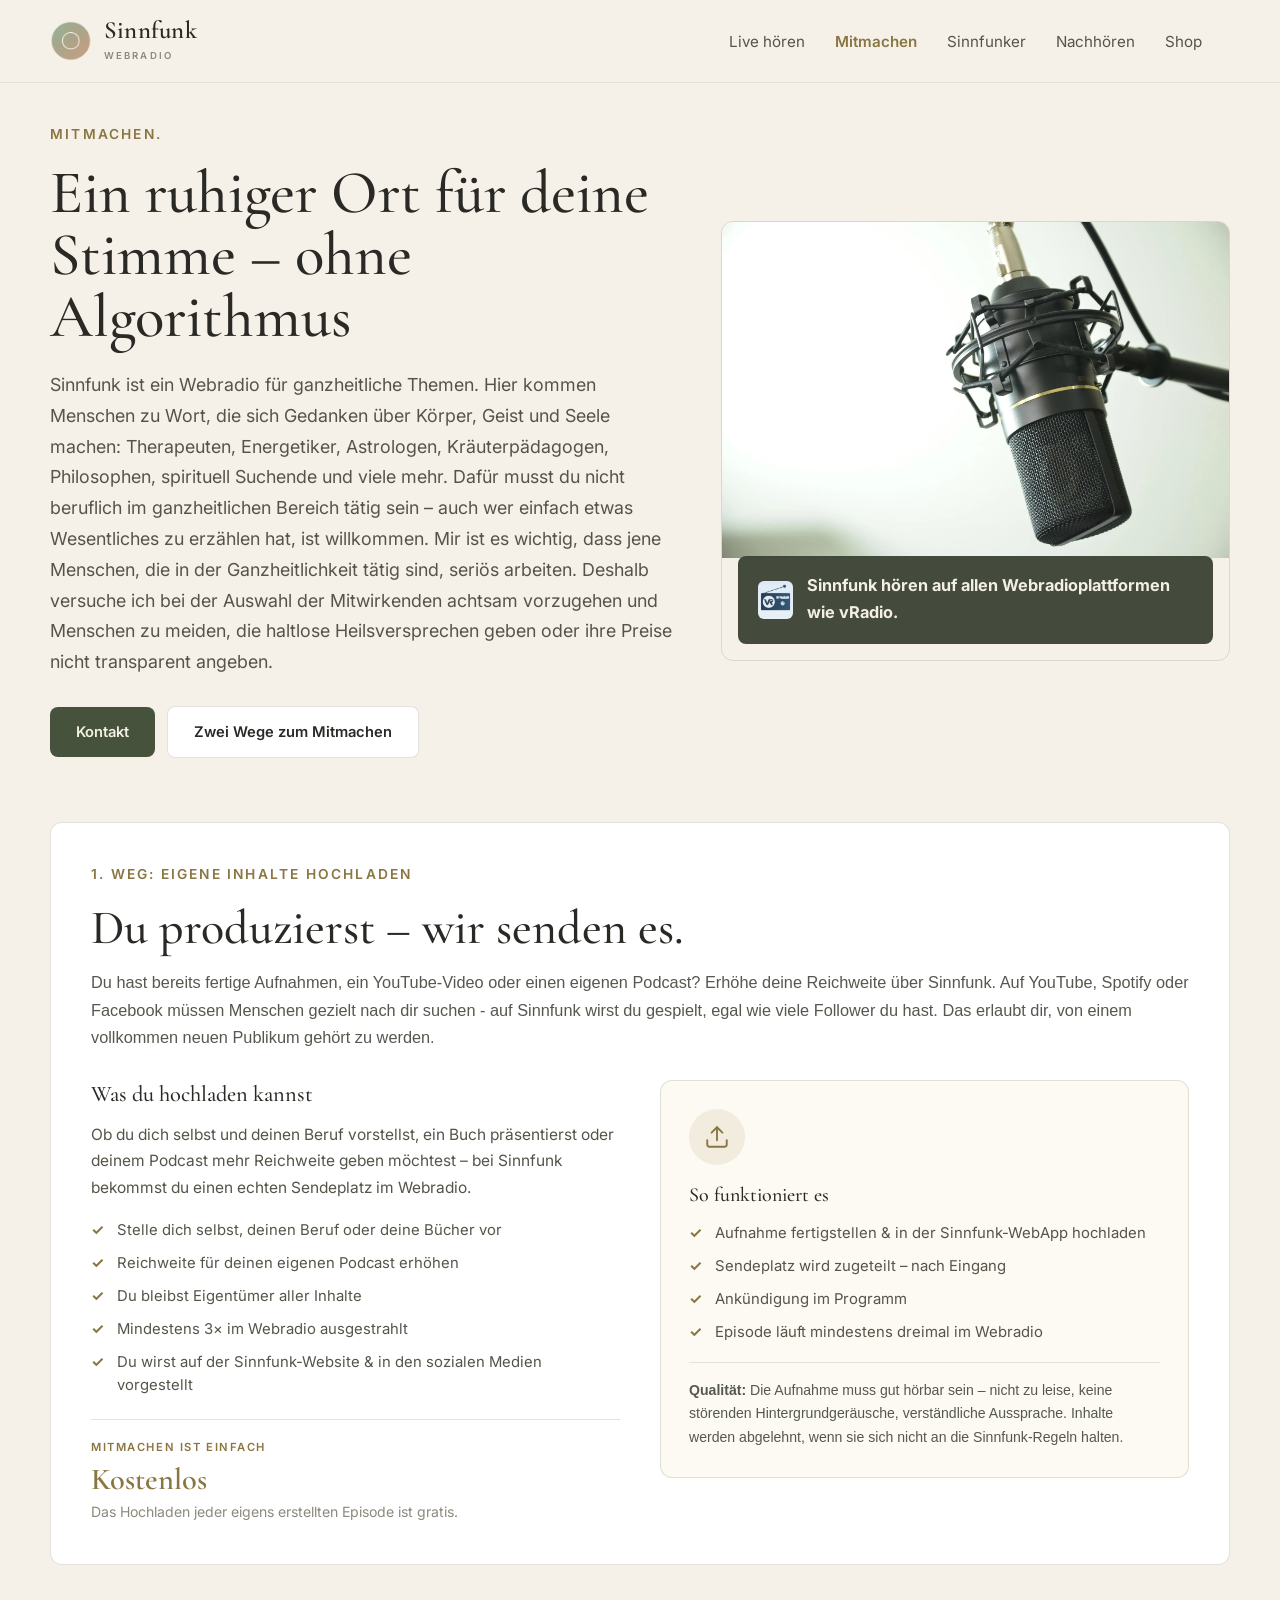
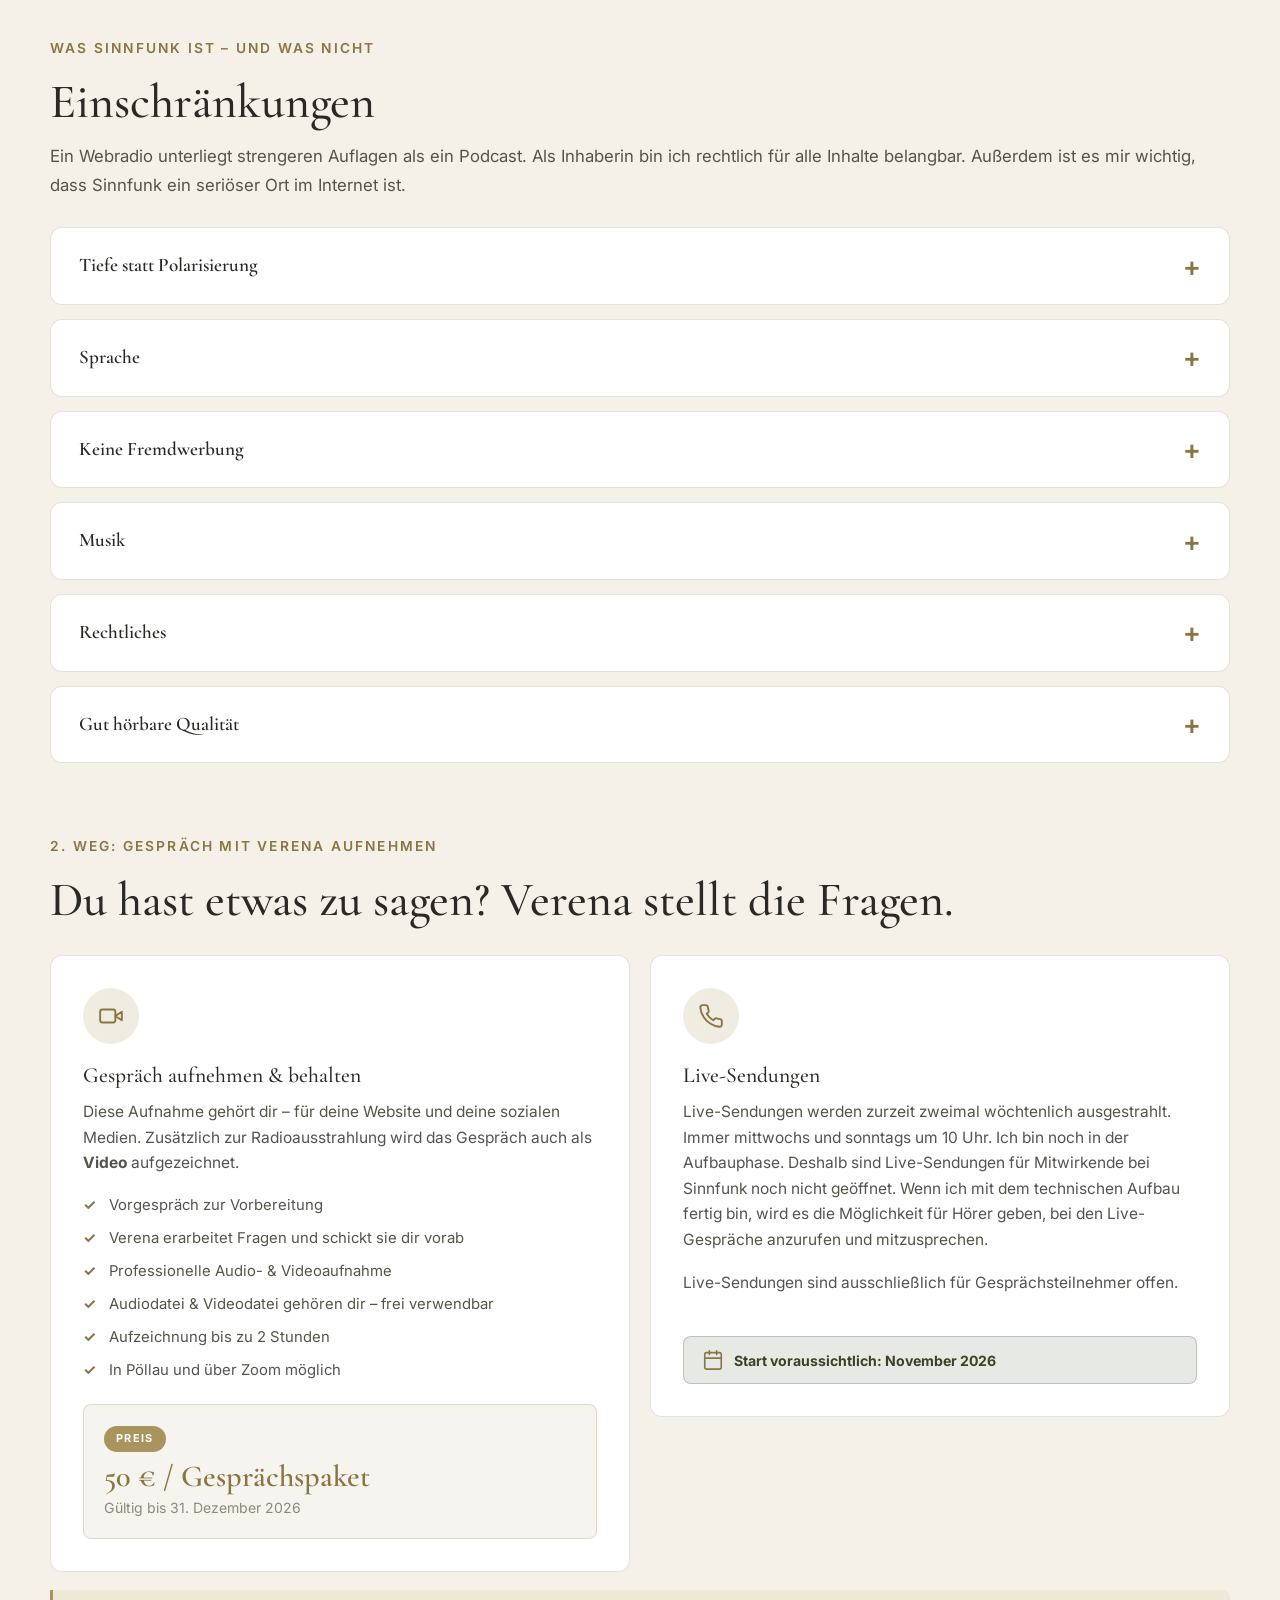
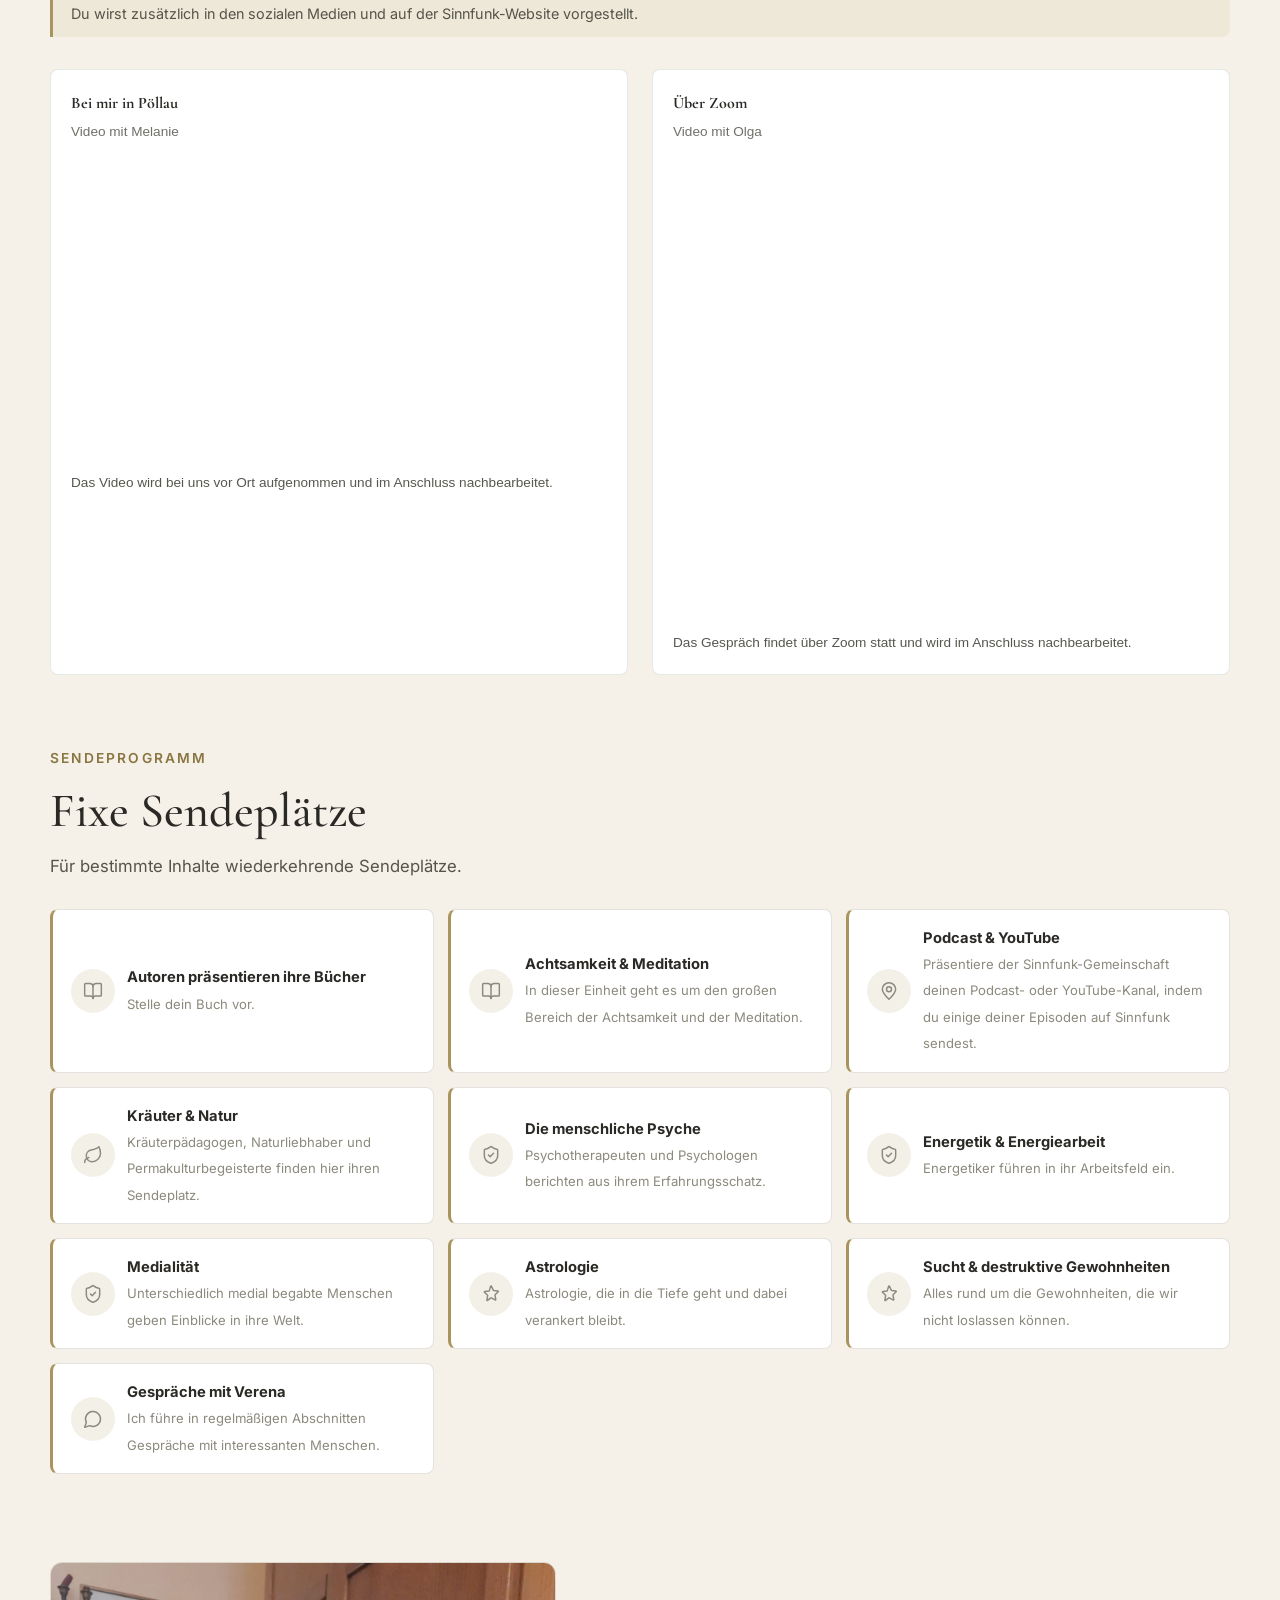
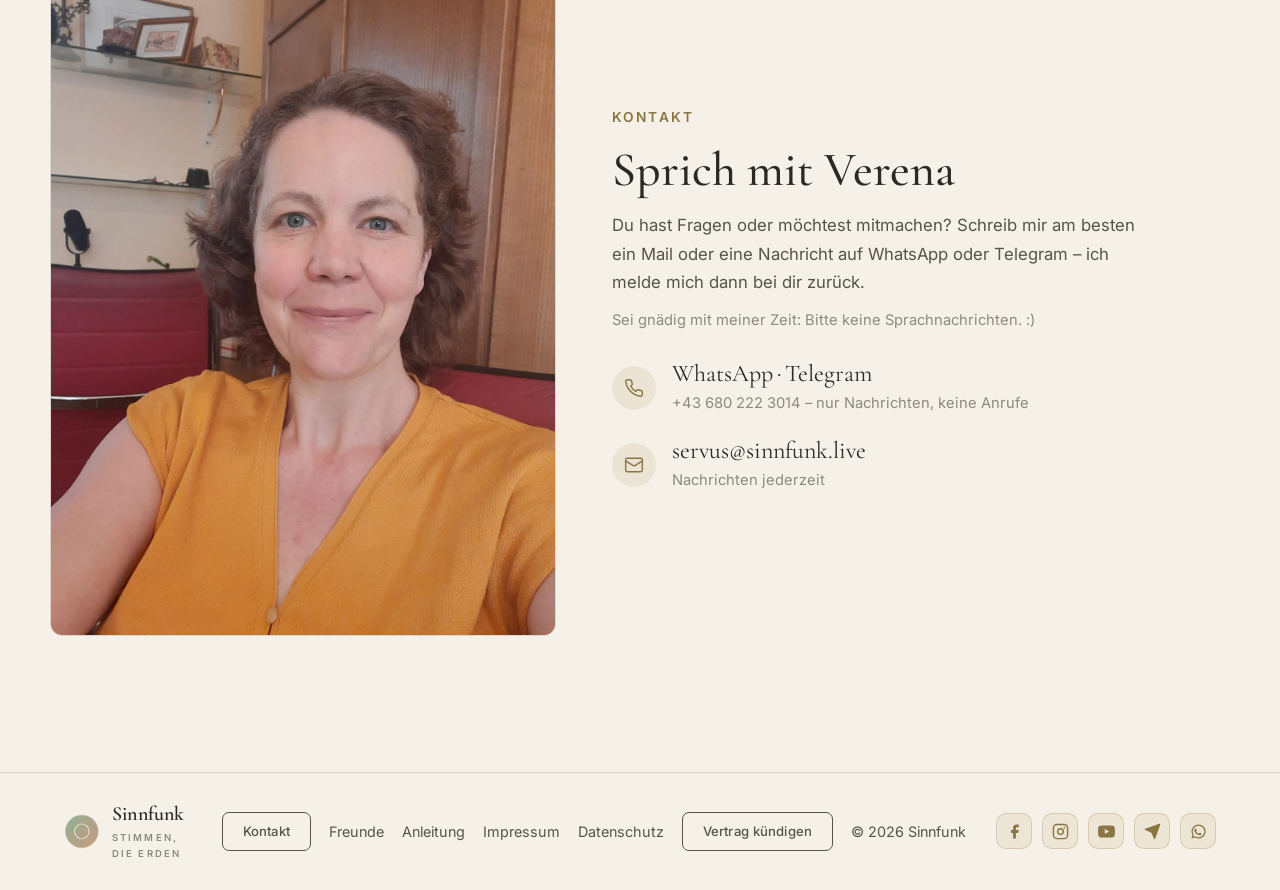
<file: mitmachen.html>
<!DOCTYPE html>
<html lang="de">
<head>
  <meta charset="UTF-8" />
  <meta name="viewport" content="width=device-width, initial-scale=1.0" />
  <title>Sinnfunker werden – Sinnfunk</title>
  <meta name="description" content="Bring deine Stimme ins Radio. Stell dich, dein Buch, dein Projekt vor – oder zeichne gemeinsam mit Verena ein Gespräch auf." />
  <link rel="stylesheet" href="style.css" />
  <link rel="icon" href="image/icon.webp" type="image/x-icon" />
  <style>

    /* Diese Seite nutzt die gemeinsamen Tokens & Schriften aus style.css.
       Hier liegt nur das seitenspezifische Layout – im neuen, flachen Stil. */

    .sf-hero h1 { font-size: clamp(2.4rem, 5vw, 3.8rem); }

    .sf-card {
      background: var(--paper);
      border: 1px solid var(--line);
      border-radius: var(--radius);
    }

    .sf-icon-circle {
      width: 56px; height: 56px; border-radius: 50%;
      background: rgba(168,148,92,0.14);
      display: grid; place-items: center;
      color: var(--gold-deep); flex-shrink: 0;
    }
    .sf-icon-circle > svg { display:block; width:26px; height:26px; }
    .sf-icon-circle.sm { width:44px; height:44px; }
    .sf-icon-circle.sm > svg { width:20px; height:20px; }
    .sf-ico { width:22px; height:22px; color:var(--gold-deep); flex-shrink:0; }

    .sf-head-left { margin-bottom:28px; }
    .sf-head-left > p.sf-lead {
      color:var(--ink-soft); font-size:1.05rem; line-height:1.7;
      max-width:70ch; margin:0;
    }

    .sf-check-list { list-style:none; padding:0; margin:0; display:flex; flex-direction:column; gap:10px; }
    .sf-check-list li {
      font-family:var(--font-body); font-size:0.93rem; color:var(--ink-soft);
      padding-left:26px; position:relative; line-height:1.55;
    }
    .sf-check-list li::before {
      content:"✓"; position:absolute; left:0;
      color:var(--gold-deep); font-weight:700;
    }

    /* ── HERO ── */
    .sf-hero {
      width: min(1180px, calc(100% - 40px));
      margin: 0 auto; padding: 40px 0 64px;
    }
    .sf-hero-grid {
      display: grid; grid-template-columns: 1.1fr 0.9fr;
      gap: 48px; align-items: center;
    }
    .sf-hero-text > p.sf-lead-hero {
      font-size: 1.12rem; color: var(--ink-soft); line-height: 1.72;
      margin: 0 0 28px; max-width: 58ch;
    }
    .sf-hero-actions {
      display: flex; flex-wrap: wrap; gap: 12px; align-items: center;
    }
    .sf-hero-image {
      position: relative; border-radius: var(--radius); overflow: hidden;
      min-height: 440px; border: 1px solid var(--line);
    }
    .sf-hero-image img {
      width: 100%; height: 100%; object-fit: cover;
      object-position: center top; display: block;
    }
    .sf-sendestart {
      position: absolute; left: 16px; right: 16px; bottom: 16px;
      background: rgba(53,61,46,0.92);
      -webkit-backdrop-filter: blur(6px); backdrop-filter: blur(6px);
      color: #f3efe4; border-radius: var(--radius-sm); padding: 16px 20px;
      display: flex; align-items: center; gap: 14px;
    }
    .sf-sendestart .sf-ico { color:#d8c79a; width:24px; height:24px; }
    .sf-sendestart strong { display:block; font-size:1.02rem; margin-bottom:2px; font-family:var(--font-body); }
    .sf-sendestart span { font-family:var(--font-body); font-size:0.9rem; opacity:0.85; }

    /* ── EIGENE INHALTE ── */
    .sf-eigene-wrap {
      width: min(1180px, calc(100% - 40px));
      margin: 0 auto; padding: 0 0 72px;
    }
    .sf-eigene-container {
      background: var(--paper);
      border: 1px solid var(--line);
      border-radius: var(--radius);
      padding: 40px;
    }
    .sf-eigene-inner {
      display: grid; grid-template-columns: 1fr 1fr;
      gap: 40px; align-items: start;
    }
    .sf-eigene-text h3 { margin-bottom: 14px; }
    .sf-eigene-text > p {
      font-family: var(--font-body); font-size: 0.97rem;
      color: var(--ink-soft); line-height: 1.7; margin: 0 0 18px;
    }
    .sf-eigene-bonus {
      margin-top: 22px; padding-top: 18px;
      border-top: 1px solid var(--line);
    }
    .sf-bonus-label {
      font-family: var(--font-body); font-size: 0.7rem;
      font-weight: 600; text-transform: uppercase;
      letter-spacing: 0.14em; color: var(--gold-deep);
      margin-bottom: 8px; display: block;
    }
    .sf-bonus-price { display: flex; align-items: baseline; gap: 12px; }
    .sf-bonus-price .price-free {
      font-size: 1.9rem; font-weight: 600;
      color: var(--gold-deep); line-height: 1;
      font-family: var(--font-display);
    }
    .sf-bonus-sub {
      font-family: var(--font-body); font-size: 0.88rem;
      color: var(--muted); margin-top: 6px; display: block; line-height: 1.6;
    }
    .sf-eigene-box {
      background: var(--paper-warm);
      border: 1px solid var(--line);
      border-radius: var(--radius); padding: 28px;
    }
    .sf-eigene-box .sf-icon-circle { margin-bottom: 18px; }
    .sf-eigene-box h3 { font-size: 1.25rem; margin-bottom: 14px; }
    .sf-eigene-box .sf-ablauf-note,
    .sf-eigene-box__note {
      margin-top: 18px; padding-top: 16px;
      border-top: 1px solid var(--line);
      font-family: var(--font-body); font-size: 0.88rem;
      color: var(--ink-soft); line-height: 1.65;
    }

    /* ── GESPRÄCH ── */
    .sf-talk-wrap {
      width: min(1180px, calc(100% - 40px));
      margin: 0 auto; padding: 0 0 72px;
    }
    .sf-two-cards {
      display: grid; grid-template-columns: repeat(3, 1fr); gap: 20px;
      margin-top: 28px;
    }
    .sf-info-card {
      background: var(--paper);
      border: 1px solid var(--line);
      border-radius: var(--radius);
      padding: 32px;
      display: flex; flex-direction: column;
      min-width: 0;
    }
    .sf-info-card h3 { font-size: 1.35rem; margin-bottom: 10px; }
    .sf-info-card > p {
      font-family: var(--font-body); font-size: 0.97rem;
      color: var(--ink-soft); line-height: 1.65; margin: 0 0 18px;
    }

    /* Olivgrüne Akzente – Gespräch kostenlos */
    .sf-info-card .icon-green { background: rgba(84,102,63,0.16); }
    .sf-info-card .icon-green svg { color: #54663f; }
    .sf-free-tag {
      display: inline-block; font-family: var(--font-body);
      font-size: 0.72rem; font-weight: 700;
      text-transform: uppercase; letter-spacing: 0.12em;
      color: #41502f;
      background: rgba(84,102,63,0.16);
      border: 1px solid rgba(84,102,63,0.28);
      padding: 7px 16px; border-radius: 999px; margin-top: auto;
    }

    /* Gold-Akzente – Gespräch behalten */
    .sf-info-card .icon-warm { background: rgba(168,148,92,0.18); }
    .sf-info-card .icon-warm svg { color: var(--gold-deep); }
    .sf-price-box-inline {
      margin-top: auto;
      border-radius: var(--radius-sm); padding: 18px 20px;
      background: rgba(168,148,92,0.1);
      border: 1px solid rgba(168,148,92,0.28);
    }
    .sf-price-box-inline .pbadge {
      font-family: var(--font-body); font-size: 0.68rem;
      font-weight: 700; text-transform: uppercase; letter-spacing: 0.12em;
      color: #fff; background: var(--gold);
      padding: 4px 12px; border-radius: 999px;
      display: inline-block; margin-bottom: 10px;
    }
    .sf-price-row {
      display: flex; align-items: baseline; flex-wrap: wrap;
      gap: 4px 10px; margin-bottom: 4px;
    }
    .sf-price-strike {
      text-decoration: line-through; color: var(--muted);
      font-family: var(--font-body); font-size: 0.95rem;
    }
    .sf-price-big { font-size: 1.9rem; font-weight: 600; color: var(--gold-deep); line-height: 1; font-family: var(--font-display); }
    .sf-price-sub {
      font-family: var(--font-body); font-size: 0.88rem;
      color: var(--muted); display: block; margin-top: 4px;
    }
    .sf-price-total {
      font-family: var(--font-body); font-size: 0.9rem;
      color: var(--ink-soft); margin-top: 10px; padding-top: 10px;
      border-top: 1px solid rgba(168,148,92,0.22); line-height: 1.6;
    }
    .sf-social-note {
      margin-top: 18px;
      background: rgba(168,148,92,0.1);
      border-left: 3px solid var(--gold);
      border-radius: 0 var(--radius-sm) var(--radius-sm) 0;
      padding: 12px 18px;
      font-family: var(--font-body); font-size: 0.9rem;
      color: var(--ink-soft); line-height: 1.65;
    }

    /* ── SENDEPLÄTZE ── */
    .sf-program-wrap {
      width: min(1180px, calc(100% - 40px));
      margin: 0 auto; padding: 0 0 72px;
    }
    .sf-slots-grid {
      display: grid;
      grid-template-columns: repeat(3, 1fr);
      gap: 14px; margin-top: 28px;
    }
    .sf-slot {
      display: flex; align-items: center; gap: 12px;
      padding: 16px 18px;
      background: var(--paper);
      border: 1px solid var(--line);
      border-radius: var(--radius-sm);
      border-left: 3px solid var(--gold);
    }
    .sf-slot .sf-icon-circle.sm { flex-shrink: 0; }
    .sf-slot strong { font-size: 0.92rem; display: block; color: var(--ink); font-family: var(--font-body); }
    .sf-slot span { font-family: var(--font-body); font-size: 0.82rem; color: var(--muted); line-height: 1.4; }

    /* ── REGELN ── */
    .sf-what-wrap {
      width: min(1180px, calc(100% - 40px));
      margin: 0 auto; padding: 0 0 72px;
    }
    /* Modular dank CSS-Columns: jede Karte ist nur so hoch wie ihr Inhalt,
       statt sich auf Grid-Zeilenhöhe zu strecken. */
    .sf-what-grid {
      columns: 2;
      column-gap: 16px;
      margin-top: 28px;
    }
    .sf-what-card {
      padding: 28px;
      border-radius: var(--radius);
      break-inside: avoid;
      margin-bottom: 16px;
      display: inline-block;
      width: 100%;
    }
    .sf-what-card .sf-icon-circle.sm { margin-bottom: 14px; }
    .sf-what-card strong { display: block; font-size: 1.1rem; margin-bottom: 10px; color: var(--ink); font-family: var(--font-display); font-weight: 600; }
    .sf-what-card p { font-family: var(--font-body); font-size: 0.92rem; color: var(--muted); line-height: 1.65; margin: 0 0 8px; }
    .sf-what-card p:last-child { margin-bottom: 0; }
    .sf-what-card.full {
      background: var(--paper-warm) !important;
      border-color: var(--line) !important;
      text-align: center;
    }
    .sf-what-card.full p { max-width: 60ch; margin-left: auto; margin-right: auto; }

    /* ── KONTAKT ── */
    .sf-contact {
      width: min(1180px, calc(100% - 40px));
      margin: 0 auto; padding: 16px 0 96px;
    }
    .sf-contact-inner {
      display: grid; grid-template-columns: 0.9fr 1.1fr;
      gap: 56px; align-items: center;
    }
    .sf-contact-img {
      border-radius: var(--radius); overflow: hidden;
      min-height: 380px; border: 1px solid var(--line);
    }
    .sf-contact-img img { width:100%; height:100%; object-fit:cover; object-position:center top; display:block; }
    .sf-contact-info > p.contact-intro {
      font-family: var(--font-body); font-size: 1.05rem;
      color: var(--ink-soft); line-height: 1.7; margin: 0 0 12px; max-width: 50ch;
    }
    .contact-note {
      font-family: var(--font-body); font-size: 0.92rem;
      color: var(--muted); line-height: 1.6; margin: 0 0 28px; max-width: 50ch;
    }
    .sf-contact-lines { display: flex; flex-direction: column; gap: 22px; }
    .sf-contact-line { display: flex; align-items: center; gap: 16px; }
    .sf-contact-line a { font-family: var(--font-display); font-size: 1.5rem; color: var(--ink); text-decoration: none; line-height: 1.2; }
    .sf-contact-line a:hover { color: var(--gold-deep); }
    .sf-contact-line small {
      display: block; font-family: var(--font-body);
      color: var(--muted); font-size: 0.92rem; margin-top: 2px;
    }

    /* ── RESPONSIVE ── */
    @media (max-width: 980px) {
      .sf-hero-grid,
      .sf-eigene-inner,
      .sf-two-cards,
      .sf-contact-inner { grid-template-columns: 1fr; }

      .sf-hero-image {
        order: -1; min-height: 300px;
        margin-bottom: 28px;
      }
      .sf-slots-grid { grid-template-columns: 1fr 1fr; }
      .sf-contact-img { min-height: 260px; max-height: 360px; }
    }

    @media (max-width: 700px) {
      .sf-what-grid { columns: 1; }
    }

    @media (max-width: 600px) {
      .sf-hero { padding: 24px 0 40px; }
      .sf-hero-image { min-height: 360px; max-height: 460px; }
      /* Banner unter das Bild statt darüber zu kleben – Bild bleibt sichtbar */
      .sf-sendestart {
        position: static;
        margin-top: 14px;
        border-radius: var(--radius-sm);
        padding: 14px 16px;
        gap: 10px;
      }
      .sf-eigene-container { padding: 24px 20px; }
      .sf-eigene-wrap, .sf-talk-wrap,
      .sf-program-wrap, .sf-what-wrap,
      .sf-contact { padding-bottom: 48px; }
      .sf-info-card, .sf-what-card { padding: 24px 20px; }
      .sf-slots-grid { grid-template-columns: 1fr; }
      .sf-hero-actions { flex-direction: column; align-items: stretch; gap: 10px; }
      .sf-hero-actions .button { justify-content: center; }
    }

    /* Beispiel-Videos zu den Gesprächspaketen: Vor Ort in Pöllau / über Zoom */
    .sf-gw-examples { display: flex; gap: 24px; margin-top: 32px; max-width: 100%; overflow: hidden; }
    .sf-gw-example-box { flex: 1; min-width: 0; box-sizing: border-box; background: var(--card-bg, #fff); border: 1px solid rgba(83,107,80,0.15); border-radius: var(--radius-sm, 12px); padding: 20px; }
    .sf-gw-example-box h4 { font-family: 'Cormorant Garamond', serif; margin: 0 0 4px; }
    .sf-gw-example-box .sf-gw-example-sub { font-family: Arial, sans-serif; font-size: 0.85rem; color: #6f7169; margin-bottom: 14px; }
    /* Melanie: Querformat-Video */
    .sf-gw-example-video { position: relative; padding-top: 56.25%; border-radius: 10px; overflow: hidden; margin-bottom: 14px; transform: translateZ(0); -webkit-transform: translateZ(0); }
    /* Michael: Hochformat-Video */
    .sf-gw-example-video.is-portrait { padding-top: 0; aspect-ratio: 9 / 16; width: 100%; max-width: 260px; margin-left: auto; margin-right: auto; }
    .sf-gw-example-video iframe { border: 0 !important; position: absolute !important; top: 0 !important; left: 0 !important; height: 100% !important; width: 100% !important; }
    .sf-gw-example-note { font-family: Arial, sans-serif; font-size: 0.85rem; color: #55584e; line-height: 1.5; }
    @media (max-width: 700px) {
      .sf-gw-examples { flex-direction: column; }
    }

    /* ── GESPRÄCH & LIVE: zweispaltig ── */
    .sf-two-cards.pair { grid-template-columns: 1fr 1fr; align-items: start; }
    @media (max-width: 980px) {
      .sf-two-cards.pair { grid-template-columns: 1fr; }
    }

    /* ── LIVE-SENDUNGEN BADGE ── */
    .sf-live-badge {
      display: inline-flex; align-items: center; gap: 10px;
      background: rgba(84,102,63,0.14);
      border: 1px solid rgba(84,102,63,0.28);
      color: #41502f;
      border-radius: var(--radius-sm);
      padding: 12px 18px;
      font-family: var(--font-body); font-size: 0.88rem; line-height: 1.5;
    }
    .sf-live-badge strong { color: #354528; }

    /* ── FAQ-AKKORDEON (Regeln fürs Hochladen) ── */
    .sf-faq-list { display: flex; flex-direction: column; gap: 14px; margin-top: 28px; }
    .sf-faq-item {
      background: var(--paper);
      border: 1px solid var(--line);
      border-radius: var(--radius);
      overflow: hidden;
    }
    .sf-faq-item summary {
      list-style: none;
      cursor: pointer;
      padding: 22px 28px;
      display: flex; align-items: center; justify-content: space-between; gap: 16px;
      font-family: var(--font-display); font-weight: 600;
      font-size: 1.2rem; color: var(--ink);
    }
    .sf-faq-item summary::-webkit-details-marker { display: none; }
    .sf-faq-item summary::after {
      content: "+"; font-size: 1.7rem; line-height: 1;
      color: var(--gold-deep); flex-shrink: 0;
      font-family: var(--font-body);
      transition: transform 0.2s ease;
    }
    .sf-faq-item[open] summary::after { transform: rotate(45deg); }
    .sf-faq-item summary:focus-visible { outline: 2px solid var(--gold-deep); outline-offset: -2px; }
    .sf-faq-body {
      padding: 0 28px 26px;
      font-family: var(--font-body); font-size: 0.95rem;
      color: var(--ink-soft); line-height: 1.7;
    }
    .sf-faq-body p { margin: 0 0 10px; }
    .sf-faq-body p:last-child { margin-bottom: 0; }

    @media (max-width: 600px) {
      .sf-faq-item summary { padding: 18px 20px; font-size: 1.05rem; }
      .sf-faq-body { padding: 0 20px 22px; }
    }
  </style>
</head>
<body>

  <svg width="0" height="0" style="position:absolute" aria-hidden="true" focusable="false">
    <symbol id="icon-heart" viewBox="0 0 24 24"><g fill="none" stroke="currentColor" stroke-width="1.75" stroke-linecap="round" stroke-linejoin="round"><path d="M19 14c1.49-1.46 3-3.21 3-5.5A5.5 5.5 0 0 0 16.5 3c-1.76 0-3 .5-4.5 2-1.5-1.5-2.74-2-4.5-2A5.5 5.5 0 0 0 2 8.5c0 2.3 1.5 4.05 3 5.5l7 7Z"/></g></symbol>
    <symbol id="icon-headphones" viewBox="0 0 24 24"><g fill="none" stroke="currentColor" stroke-width="1.75" stroke-linecap="round" stroke-linejoin="round"><path d="M3 14h3a2 2 0 0 1 2 2v3a2 2 0 0 1-2 2H5a2 2 0 0 1-2-2v-5a9 9 0 0 1 18 0v5a2 2 0 0 1-2 2h-1a2 2 0 0 1-2-2v-3a2 2 0 0 1 2-2h3"/></g></symbol>
    <symbol id="icon-clock" viewBox="0 0 24 24"><g fill="none" stroke="currentColor" stroke-width="1.75" stroke-linecap="round" stroke-linejoin="round"><circle cx="12" cy="12" r="9"/><path d="M12 7v5l3 2"/></g></symbol>
    <symbol id="icon-users" viewBox="0 0 24 24"><g fill="none" stroke="currentColor" stroke-width="1.75" stroke-linecap="round" stroke-linejoin="round"><path d="M16 21v-2a4 4 0 0 0-4-4H6a4 4 0 0 0-4 4v2"/><circle cx="9" cy="7" r="4"/><path d="M22 21v-2a4 4 0 0 0-3-3.87"/><path d="M16 3.13a4 4 0 0 1 0 7.75"/></g></symbol>
    <symbol id="icon-mic" viewBox="0 0 24 24"><g fill="none" stroke="currentColor" stroke-width="1.75" stroke-linecap="round" stroke-linejoin="round"><path d="M12 2a3 3 0 0 0-3 3v7a3 3 0 0 0 6 0V5a3 3 0 0 0-3-3Z"/><path d="M19 10v2a7 7 0 0 1-14 0v-2"/><path d="M12 19v3"/></g></symbol>
    <symbol id="icon-upload" viewBox="0 0 24 24"><g fill="none" stroke="currentColor" stroke-width="1.75" stroke-linecap="round" stroke-linejoin="round"><path d="M21 15v4a2 2 0 0 1-2 2H5a2 2 0 0 1-2-2v-4"/><polyline points="17 8 12 3 7 8"/><line x1="12" y1="3" x2="12" y2="15"/></g></symbol>
    <symbol id="icon-video" viewBox="0 0 24 24"><g fill="none" stroke="currentColor" stroke-width="1.75" stroke-linecap="round" stroke-linejoin="round"><path d="m22 8-6 4 6 4V8z"/><rect x="2" y="6" width="14" height="12" rx="2"/></g></symbol>
    <symbol id="icon-message" viewBox="0 0 24 24"><g fill="none" stroke="currentColor" stroke-width="1.75" stroke-linecap="round" stroke-linejoin="round"><path d="M7.9 20A9 9 0 1 0 4 16.1L2 22Z"/></g></symbol>
    <symbol id="icon-book" viewBox="0 0 24 24"><g fill="none" stroke="currentColor" stroke-width="1.75" stroke-linecap="round" stroke-linejoin="round"><path d="M12 7v14"/><path d="M3 18a1 1 0 0 1-1-1V4a1 1 0 0 1 1-1h5a4 4 0 0 1 4 4 4 4 0 0 1 4-4h5a1 1 0 0 1 1 1v13a1 1 0 0 1-1 1h-6a3 3 0 0 0-3 3 3 3 0 0 0-3-3z"/></g></symbol>
    <symbol id="icon-pin" viewBox="0 0 24 24"><g fill="none" stroke="currentColor" stroke-width="1.75" stroke-linecap="round" stroke-linejoin="round"><path d="M20 10c0 4.4-8 12-8 12s-8-7.6-8-12a8 8 0 0 1 16 0Z"/><circle cx="12" cy="10" r="3"/></g></symbol>
    <symbol id="icon-leaf" viewBox="0 0 24 24"><g fill="none" stroke="currentColor" stroke-width="1.75" stroke-linecap="round" stroke-linejoin="round"><path d="M11 20A7 7 0 0 1 9.8 6.1C15.5 5 17 4.48 19 2c1 2 2 4.18 2 8 0 5.5-4.78 10-10 10Z"/><path d="M2 21c0-3 1.85-5.36 5.08-6"/></g></symbol>
    <symbol id="icon-shield" viewBox="0 0 24 24"><g fill="none" stroke="currentColor" stroke-width="1.75" stroke-linecap="round" stroke-linejoin="round"><path d="M20 13c0 5-3.5 7.5-7.66 8.95a1 1 0 0 1-.67-.01C7.5 20.5 4 18 4 13V6a1 1 0 0 1 1-1c2 0 4.5-1.2 6.24-2.72a1.17 1.17 0 0 1 1.52 0C14.51 3.81 17 5 19 5a1 1 0 0 1 1 1Z"/><path d="m9 12 2 2 4-4"/></g></symbol>
    <symbol id="icon-star" viewBox="0 0 24 24"><g fill="none" stroke="currentColor" stroke-width="1.75" stroke-linecap="round" stroke-linejoin="round"><path d="M11.5 2.8a.5.5 0 0 1 1 0l2.3 4.6a.5.5 0 0 0 .4.3l5.1.7a.5.5 0 0 1 .3.9l-3.7 3.6a.5.5 0 0 0-.1.4l.9 5.1a.5.5 0 0 1-.8.6l-4.6-2.4a.5.5 0 0 0-.5 0L7.9 19.6a.5.5 0 0 1-.8-.6l.9-5.1a.5.5 0 0 0-.1-.4L4.2 9.9a.5.5 0 0 1 .3-.9l5.1-.7a.5.5 0 0 0 .4-.3Z"/></g></symbol>
    <symbol id="icon-x" viewBox="0 0 24 24"><g fill="none" stroke="currentColor" stroke-width="1.75" stroke-linecap="round" stroke-linejoin="round"><circle cx="12" cy="12" r="9"/><path d="m15 9-6 6"/><path d="m9 9 6 6"/></g></symbol>
    <symbol id="icon-user" viewBox="0 0 24 24"><g fill="none" stroke="currentColor" stroke-width="1.75" stroke-linecap="round" stroke-linejoin="round"><path d="M19 21v-2a4 4 0 0 0-4-4H9a4 4 0 0 0-4 4v2"/><circle cx="12" cy="7" r="4"/></g></symbol>
    <symbol id="icon-scale" viewBox="0 0 24 24"><g fill="none" stroke="currentColor" stroke-width="1.75" stroke-linecap="round" stroke-linejoin="round"><path d="m16 16 3-8 3 8c-.87.65-1.92 1-3 1s-2.13-.35-3-1Z"/><path d="m2 16 3-8 3 8c-.87.65-1.92 1-3 1s-2.13-.35-3-1Z"/><path d="M7 21h10"/><path d="M12 3v18"/><path d="M3 7h2c2 0 5-1 7-2 2 1 5 2 7 2h2"/></g></symbol>
    <symbol id="icon-ad-off" viewBox="0 0 24 24"><g fill="none" stroke="currentColor" stroke-width="1.75" stroke-linecap="round" stroke-linejoin="round"><path d="M3 3l18 18"/><path d="M7 7H4a1 1 0 0 0-1 1v11"/><path d="M9.5 9.5 12 4l5 11"/><path d="M20 20H9"/><path d="M16.5 16.5 15 13"/></g></symbol>
    <symbol id="icon-calendar" viewBox="0 0 24 24"><g fill="none" stroke="currentColor" stroke-width="1.75" stroke-linecap="round" stroke-linejoin="round"><rect x="3" y="4" width="18" height="18" rx="2"/><path d="M16 2v4"/><path d="M8 2v4"/><path d="M3 10h18"/></g></symbol>
    <symbol id="icon-phone" viewBox="0 0 24 24"><g fill="none" stroke="currentColor" stroke-width="1.75" stroke-linecap="round" stroke-linejoin="round"><path d="M22 16.92v3a2 2 0 0 1-2.18 2 19.79 19.79 0 0 1-8.63-3.07 19.5 19.5 0 0 1-6-6 19.79 19.79 0 0 1-3.07-8.67A2 2 0 0 1 4.11 2h3a2 2 0 0 1 2 1.72 12.84 12.84 0 0 0 .7 2.81 2 2 0 0 1-.45 2.11L8.09 9.91a16 16 0 0 0 6 6l1.27-1.27a2 2 0 0 1 2.11-.45 12.84 12.84 0 0 0 2.81.7A2 2 0 0 1 22 16.92Z"/></g></symbol>
    <symbol id="icon-mail" viewBox="0 0 24 24"><g fill="none" stroke="currentColor" stroke-width="1.75" stroke-linecap="round" stroke-linejoin="round"><rect x="2" y="4" width="20" height="16" rx="2"/><path d="m22 7-8.97 5.7a1.94 1.94 0 0 1-2.06 0L2 7"/></g></symbol>
  </svg>

<div class="page">
  <div id="sf-nav"></div>
  <script src="nav.js"></script>

  <main>

    <!-- HERO -->
    <section class="sf-hero">
      <div class="sf-hero-grid">
        <div class="sf-hero-text">
          <p class="eyebrow">Mitmachen.</p>
        <h1>Ein ruhiger Ort für deine Stimme – ohne Algorithmus</h1>
<p class="sf-lead-hero">Sinnfunk ist ein Webradio für ganzheitliche Themen. Hier kommen Menschen zu Wort, die sich Gedanken über Körper, Geist und Seele machen: Therapeuten, Energetiker, Astrologen, Kräuterpädagogen, Philosophen, spirituell Suchende und viele mehr. Dafür musst du nicht beruflich im ganzheitlichen Bereich tätig sein – auch wer einfach etwas Wesentliches zu erzählen hat, ist willkommen. Mir ist es wichtig, dass jene Menschen, die in der Ganzheitlichkeit tätig sind, seriös arbeiten. 
  Deshalb versuche ich bei der Auswahl der Mitwirkenden achtsam vorzugehen und Menschen zu meiden, die haltlose Heilsversprechen geben oder ihre Preise nicht transparent angeben.</p>
          <div class="sf-hero-actions">
            <a class="button" href="#kontakt">
              Kontakt
            </a>
            <a class="button secondary" href="#eigene-inhalte">
              Zwei Wege zum Mitmachen
            </a>
          </div>
        </div>
        <div class="sf-hero-image">
          <img src="image/mikrofon-mitmachen.webp" alt="Sinnfunker werden" />
          <div class="sf-sendestart">
            <a href="https://vradio.app/" target="_blank" rel="noopener noreferrer" style="flex-shrink:0;line-height:0;">
              <img src="image/vradio.webp" alt="vRadio" style="height:38px;width:auto;display:block;border-radius:6px;" />
            </a>
            <div>
              <strong>Sinnfunk hören auf allen Webradioplattformen wie vRadio.</strong>
            </div>
          </div>
        </div>
      </div>
    </section>

    <!-- EIGENE INHALTE -->
    <section class="sf-eigene-wrap" id="eigene-inhalte">
      <div class="sf-eigene-container">
        <p class="eyebrow">1. Weg: Eigene Inhalte hochladen</p>
        <h2>Du produzierst – wir senden es.</h2>
        <p style="font-family:Arial,sans-serif;font-size:1.02rem;color:#55584e;line-height:1.7;margin:0 0 28px;max-width:none;">
          Du hast bereits fertige Aufnahmen, ein YouTube-Video oder einen eigenen Podcast? Erhöhe deine Reichweite über Sinnfunk. Auf YouTube, Spotify oder Facebook müssen Menschen gezielt nach dir suchen - 
          auf Sinnfunk wirst du gespielt, egal wie viele Follower du hast. Das erlaubt dir, von einem vollkommen neuen Publikum gehört zu werden. </p>
        <div class="sf-eigene-inner">
          <div class="sf-eigene-text">
            <h3>Was du hochladen kannst</h3>
            <p>Ob du dich selbst und deinen Beruf vorstellst, ein Buch präsentierst oder deinem Podcast mehr Reichweite geben möchtest – bei Sinnfunk bekommst du einen echten Sendeplatz im Webradio.</p>
            <ul class="sf-check-list">
              <li>Stelle dich selbst, deinen Beruf oder deine Bücher vor</li>
              <li>Reichweite für deinen eigenen Podcast erhöhen</li>
              <li>Du bleibst Eigentümer aller Inhalte</li>
              <li>Mindestens 3× im Webradio ausgestrahlt</li>
              <li>Du wirst auf der Sinnfunk-Website &amp; in den sozialen Medien vorgestellt</li>
            </ul>
            <div class="sf-eigene-bonus">
              <span class="sf-bonus-label">Mitmachen ist einfach</span>
              <div class="sf-bonus-price">
                <span class="price-free">Kostenlos</span>
              </div>
              <span class="sf-bonus-sub">Das Hochladen jeder eigens erstellten Episode ist gratis.</span>
            </div>
          </div>
          <div class="sf-eigene-box">
            <div class="sf-icon-circle">
              <svg><use href="#icon-upload"/></svg>
            </div>
            <h3>So funktioniert es</h3>
            <ul class="sf-check-list">
              <li>Aufnahme fertigstellen &amp; in der Sinnfunk-WebApp hochladen</li>
              <li>Sendeplatz wird zugeteilt – nach Eingang</li>
              <li>Ankündigung im Programm</li>
              <li>Episode läuft mindestens dreimal im Webradio</li>
            </ul>
            <p class="sf-eigene-box__note" style="margin-top:18px;padding-top:16px;border-top:1px solid rgba(83,107,80,0.15);font-family:Arial,sans-serif;font-size:0.88rem;color:#55584e;line-height:1.65;">
              <strong>Qualität:</strong> Die Aufnahme muss gut hörbar sein – nicht zu leise, keine störenden Hintergrundgeräusche, verständliche Aussprache. Inhalte werden abgelehnt, wenn sie sich nicht an die Sinnfunk-Regeln halten.
            </p>
          </div>
        </div>
      </div>
    </section>

    <!-- Richtlinien fürs Mitmachen (FAQ) -->
    <section class="sf-what-wrap" id="regeln">
      <div class="sf-head-left">
        <p class="eyebrow">Was Sinnfunk ist – und was nicht</p>
        <h2>Einschränkungen</h2>
        <p class="sf-lead" style="max-width:none;">Ein Webradio unterliegt strengeren Auflagen als ein Podcast. Als Inhaberin bin ich rechtlich für alle Inhalte belangbar.
          Außerdem ist es mir wichtig, dass Sinnfunk ein seriöser Ort im Internet ist.
          </p>
      </div>
      <div class="sf-faq-list">
        <details class="sf-faq-item">
          <summary>Tiefe statt Polarisierung</summary>
          <div class="sf-faq-body">
            <p>Sinnfunk ist bewusst ein Ort abseits von Tagespolitik &amp; Aufregerthemen. Gleichzeitig ist Sinnfunk ein Ort für Tiefe.</p>
            <p>Eine kritische Betrachtung zum Beispiel bestimmter Bereiche der modernen Spiritualität ist vollkommen in Ordnung - aber sie muss begründet, sachlich und geerdet bleiben.</p>
          </div>
        </details>
        <details class="sf-faq-item">
          <summary>Sprache</summary>
          <div class="sf-faq-body">
            <p><b>Einschränkung gendergerechte Sprache.</b> Ein "Liebe Hörer und Hörerinnen" am Anfang ist vollkommen in Ordung, 
              aber um die Verständlichkeit zu wahren, bitte keine durchgängige Verwendung von Glottisschlag* - Pause im Wortinneren - oder Paarform.</p>
            <p><b>Dialekte:</b> Du musst nicht Hochdeutsch sprechen. Ich selbst spreche mit einem österreichischen Einschlag. 
              Oft ist die eigene Sprache sogar flüssiger, wenn im Dialekt gesprochen wird. Trotzdem sollte deine Aufnahme für Hörer im gesamten deutschsprachigen Raum verständlich sein.</p>
          </div>
        </details>
        <details class="sf-faq-item">
          <summary>Keine Fremdwerbung</summary>
          <div class="sf-faq-body">
            <p>Du darfst dich selbst sowie deine eigenen Angebote vorstellen: Bücher, Seminare, Kurse, Beratungen oder Ähnliches. Preise für alle Produkte, Coachings und andere Begleitungen müssen auf der Website klar ausgewiesen sein.</p>
            <p><b>Keine Werbung für fremde Unternehmen, Produkte oder Dienstleistungen.</b> Die gesetzlichen Werbebeschränkungen - keine Werbung für Alkohol, Waffen, Pornografie und Ähnliches - gelten selbstverständlich.</p>
          </div>
        </details>
        <details class="sf-faq-item">
          <summary>Musik</summary>
          <div class="sf-faq-body">
            <p><b>Keine Musik!</b> – außer einem kurzen Gong im Hintergrund oder einer kurzen Einspielung von nicht mehr als 15 Sekunden. 
              In den letzten Wochen durfte ich sehr viel über Musikrechte lernen. Kurz zusammengefasst: Ein Webradio gilt rechtlich als Radio. Es unterliegt in allen Bereichen, 
              so auch im Bereich Musik, sehr strengen Auflagen.</p>
            <p>Gewöhnliche kommerzielle Lizenzen sind ungültig fürs Webradio.</p>
            <p>Lizenzfreie Musik – wie jene auf Pixabay – darf ebenfalls nicht verwendet werden.</p>
          </div>
        </details>
        <details class="sf-faq-item">
          <summary>Rechtliches</summary>
          <div class="sf-faq-body">
            <p>Veröffentliche <b>keine verleumderischen oder rufschädigenden Aussagen über Personen oder Organisationen.</b></p>
            <p>Bei medizinischen, psychologischen oder therapeutischen Themen <b>keine Heilsversprechen und keine unbelegten Behauptungen.</b></p>
            <p>Informationen zu <b>Nahrungsergänzungsmittel</b> sind bei Sinnfunk aufgrund der strengen Auflagen in diesem Bereich ebenfalls ausgeschlossen.</p>
          </div>
        </details>
        <details class="sf-faq-item">
          <summary>Gut hörbare Qualität</summary>
          <div class="sf-faq-body">
            <p>Inhalte müssen gut hörbar sein: <b>nicht zu leise, keine störenden Hintergrundgeräusche</b> und eine <b>verständliche Aussprache</b>.</p>
          </div>
        </details>
      </div>
    </section>

    <!-- GESPRÄCH & LIVE -->
    <section class="sf-talk-wrap" id="gespraech">
      <div class="sf-head-left">
        <p class="eyebrow">2. Weg: Gespräch mit Verena aufnehmen</p>
        <h2>Du hast etwas zu sagen? Verena stellt die Fragen.</h2>
      </div>
      <div class="sf-two-cards pair">

        <!-- Gespräch aufnehmen & behalten -->
        <div class="sf-info-card">
          <div class="sf-icon-circle icon-warm" style="margin-bottom:18px">
            <svg><use href="#icon-video"/></svg>
          </div>
          <h3>Gespräch aufnehmen &amp; behalten</h3>
          <p>Diese Aufnahme gehört dir – für deine Website und deine sozialen Medien. 
            Zusätzlich zur Radioausstrahlung wird das Gespräch auch als <b>Video</b> aufgezeichnet.</p>
          <ul class="sf-check-list" style="margin-bottom:22px">
            <li>Vorgespräch zur Vorbereitung</li>
            <li>Verena erarbeitet Fragen und schickt sie dir vorab</li>
            <li>Professionelle Audio- &amp; Videoaufnahme</li>
            <li>Audiodatei &amp; Videodatei gehören dir – frei verwendbar</li>
            <li>Aufzeichnung bis zu 2 Stunden</li>
            <li>In Pöllau und über Zoom möglich</li>
          </ul>
          <div class="sf-price-box-inline">
            <span class="pbadge">Preis</span>
            <div class="sf-price-row">
              <span class="sf-price-big">50 € / Gesprächspaket</span>
            </div>
            <span class="sf-price-sub">Gültig bis 31. Dezember 2026</span>
          </div>
        </div>

        <!-- Live-Sendungen -->
        <div class="sf-info-card" id="live-sendungen">
          <div class="sf-icon-circle icon-warm" style="margin-bottom:18px">
            <svg><use href="#icon-phone"/></svg>
          </div>
          <h3>Live-Sendungen</h3>
          <p>Live-Sendungen werden zurzeit zweimal wöchtenlich ausgestrahlt. Immer mittwochs und sonntags um 10 Uhr. Ich bin noch in der Aufbauphase. Deshalb sind 
            Live-Sendungen für Mitwirkende bei Sinnfunk noch nicht geöffnet. Wenn ich mit dem technischen Aufbau fertig bin, wird es die Möglichkeit für Hörer geben, bei den 
            Live-Gespräche anzurufen und mitzusprechen.</p>
          <p>Live-Sendungen sind ausschließlich für Gesprächsteilnehmer offen.</p>
          <span class="sf-live-badge" style="margin-top:22px">
            <svg class="sf-ico"><use href="#icon-calendar"/></svg>
            <span><strong>Start voraussichtlich: November 2026</strong></span>
          </span>
        </div>

      </div>
      <div class="sf-social-note">
        Du wirst zusätzlich in den sozialen Medien und auf der Sinnfunk-Website vorgestellt.
      </div>

      <div class="sf-gw-examples" id="gespraech-videos">
        <div class="sf-gw-example-box">
          <h4>Bei mir in Pöllau</h4>
          <p class="sf-gw-example-sub">Video mit Melanie</p>
          <div class="sf-gw-example-video">
            <iframe src="https://player.mediadelivery.net/embed/695445/8a2e0f1d-08d1-4ded-a37b-84dc7ac5797a?autoplay=false&loop=false&muted=false&preload=true&responsive=true"
             loading="lazy"
             allow="accelerometer;gyroscope;autoplay;encrypted-media;picture-in-picture;fullscreen;"
             allowfullscreen="true">
            </iframe>
          </div>
          <p class="sf-gw-example-note">Das Video wird bei uns vor Ort aufgenommen und im Anschluss nachbearbeitet.</p>
        </div>
        <div class="sf-gw-example-box">
          <h4>Über Zoom</h4>
          <p class="sf-gw-example-sub">Video mit Olga</p>
          <div class="sf-gw-example-video is-portrait">
            <iframe src="https://player.mediadelivery.net/embed/695445/54f20252-4ddc-4101-81c9-9a6e313d437e?autoplay=false&loop=false&muted=false&preload=true&responsive=true"
             loading="lazy"
             allow="accelerometer;gyroscope;autoplay;encrypted-media;picture-in-picture;fullscreen;"
             allowfullscreen="true">
            </iframe>
          </div>
          <p class="sf-gw-example-note">Das Gespräch findet über Zoom statt und wird im Anschluss nachbearbeitet.</p>
        </div>
      </div>
    </section>

    <!-- SENDEPLÄTZE -->
    <section class="sf-program-wrap" id="programm">
      <div class="sf-head-left">
        <p class="eyebrow">Sendeprogramm</p>
        <h2>Fixe Sendeplätze</h2>
        <p class="sf-lead">Für bestimmte Inhalte wiederkehrende Sendeplätze.</p>
      </div>
      <div class="sf-slots-grid">
        <div class="sf-slot"><span class="sf-icon-circle sm"><svg><use href="#icon-book"/></svg></span><div><strong>Autoren präsentieren ihre Bücher</strong><span>Stelle dein Buch vor.</span></div></div>
        <div class="sf-slot"><span class="sf-icon-circle sm"><svg><use href="#icon-book"/></svg></span><div><strong>Achtsamkeit &amp; Meditation</strong><span>In dieser Einheit geht es um den großen Bereich der Achtsamkeit und der Meditation.</span></div></div>
        <div class="sf-slot"><span class="sf-icon-circle sm"><svg><use href="#icon-pin"/></svg></span><div><strong>Podcast &amp; YouTube</strong><span>Präsentiere der Sinnfunk-Gemeinschaft deinen Podcast- oder YouTube-Kanal, indem du einige deiner Episoden auf Sinnfunk sendest.</span></div></div>
        <div class="sf-slot"><span class="sf-icon-circle sm"><svg><use href="#icon-leaf"/></svg></span><div><strong>Kräuter &amp; Natur</strong><span>Kräuterpädagogen, Naturliebhaber und Permakulturbegeisterte finden hier ihren Sendeplatz.</span></div></div>
        <div class="sf-slot"><span class="sf-icon-circle sm"><svg><use href="#icon-shield"/></svg></span><div><strong>Die menschliche Psyche</strong><span>Psychotherapeuten und Psychologen berichten aus ihrem Erfahrungsschatz.</span></div></div>
        <div class="sf-slot"><span class="sf-icon-circle sm"><svg><use href="#icon-shield"/></svg></span><div><strong>Energetik &amp; Energiearbeit</strong><span>Energetiker führen in ihr Arbeitsfeld ein.</span></div></div>
        <div class="sf-slot"><span class="sf-icon-circle sm"><svg><use href="#icon-shield"/></svg></span><div><strong>Medialität</strong><span>Unterschiedlich medial begabte Menschen geben Einblicke in ihre Welt.</span></div></div>
        <div class="sf-slot"><span class="sf-icon-circle sm"><svg><use href="#icon-star"/></svg></span><div><strong>Astrologie</strong><span>Astrologie, die in die Tiefe geht und dabei verankert bleibt.</span></div></div>
        <div class="sf-slot"><span class="sf-icon-circle sm"><svg><use href="#icon-star"/></svg></span><div><strong>Sucht &amp; destruktive Gewohnheiten</strong><span>Alles rund um die Gewohnheiten, die wir nicht loslassen können.</span></div></div>
        <div class="sf-slot"><span class="sf-icon-circle sm"><svg><use href="#icon-message"/></svg></span><div><strong>Gespräche mit Verena</strong><span>Ich führe in regelmäßigen Abschnitten Gespräche mit interessanten Menschen.</span></div></div>
      </div>
    </section>

    <!-- KONTAKT -->
    <section class="sf-contact" id="kontakt">
      <div class="sf-contact-inner">
        <div class="sf-contact-img">
          <img src="image/Portrait-Kontakt.webp" alt="Verena – Sinnfunk" />
        </div>
        <div class="sf-contact-info">
          <p class="eyebrow">Kontakt</p>
          <h2>Sprich mit Verena</h2>
          <p class="contact-intro">Du hast Fragen oder möchtest mitmachen? Schreib mir am besten ein Mail oder eine Nachricht auf WhatsApp oder Telegram – ich melde mich dann bei dir zurück.</p>
          <p class="contact-note">Sei gnädig mit meiner Zeit: Bitte keine Sprachnachrichten. :)</p>
          <div class="sf-contact-lines">
            <div class="sf-contact-line">
              <span class="sf-icon-circle sm"><svg><use href="#icon-phone"/></svg></span>
              <div>
                <a href="https://wa.me/436802223014" target="_blank" rel="noopener">WhatsApp</a> · <a href="https://t.me/VerenaPolzhofer" target="_blank" rel="noopener">Telegram</a>
                <small>+43 680 222 3014 – nur Nachrichten, keine Anrufe</small>
              </div>
            </div>
            <div class="sf-contact-line">
              <span class="sf-icon-circle sm"><svg><use href="#icon-mail"/></svg></span>
              <div>
                <a href="mailto:servus@sinnfunk.live">servus@sinnfunk.live</a>
                <small>Nachrichten jederzeit</small>
              </div>
            </div>
          </div>
        </div>
      </div>
    </section>

  </main>

<div id="sf-footer"></div>
    <script src="footer.js"></script>

</div>
</body>
</html>
</file>
<file: style.css>
@import url('https://fonts.googleapis.com/css2?family=Cormorant+Garamond:ital,wght@0,400;0,500;0,600;1,400;1,500&family=Inter:wght@400;500;600;700&display=swap');

/* ============================================
   SINNFUNK – Gemeinsames Stylesheet (Redesign 2026)
   Eine Datei für alle Seiten.
   ============================================ */

:root {
  /* Flächen */
  --cream:       #f6f1e8;   /* Seitenhintergrund */
  --cream-2:     #efe8da;   /* helle Bänder */
  --paper:       #ffffff;   /* weiße Karten */
  --paper-warm:  #fdfaf3;   /* warme Karten */

  /* Schrift / Akzente */
  --ink:         #2a2925;   /* Haupttext */
  --ink-soft:    #565449;   /* Fließtext */
  --muted:       #8c897d;   /* Nebentext */

  --gold:        #a8945c;   /* Akzent, Labels, Buttons */
  --gold-deep:   #8a7642;   /* Hover / dunkler */

  --forest:      #46523b;   /* dunkelgrüne Karte */
  --forest-soft: #46503b;

  /* Linien & Schatten – bewusst zart */
  --line:        rgba(60, 52, 34, 0.14);
  --line-soft:   rgba(60, 52, 34, 0.08);
  --shadow:      0 1px 2px rgba(45, 38, 22, 0.04), 0 10px 30px rgba(45, 38, 22, 0.05);

  /* Radien – klein und ruhig */
  --radius:      12px;
  --radius-sm:   8px;

  --font-display: 'Cormorant Garamond', Georgia, 'Times New Roman', serif;
  --font-body:    'Inter', -apple-system, BlinkMacSystemFont, 'Segoe UI', Arial, sans-serif;
}

* {
  box-sizing: border-box;
  margin: 0;
  padding: 0;
}

body {
  font-family: var(--font-body);
  color: var(--ink);
  background: var(--cream);
  min-height: 100vh;
  line-height: 1.65;
  -webkit-font-smoothing: antialiased;
  text-rendering: optimizeLegibility;
}

a { color: inherit; text-decoration: none; }

.page { min-height: 100vh; }

/* Gemeinsame Innenbreite */
.wrap {
  width: min(1180px, calc(100% - 40px));
  margin: 0 auto;
}

/* ── Typografie ── */

h1, h2, h3 {
  font-family: var(--font-display);
  font-weight: 500;
  color: var(--ink);
  letter-spacing: 0;
}

h1 {
  font-size: clamp(2.8rem, 6.5vw, 5rem);
  line-height: 1.02;
  margin-bottom: 22px;
}

h2 {
  font-size: clamp(1.9rem, 4vw, 3rem);
  line-height: 1.1;
  margin-bottom: 14px;
}

h3 {
  font-size: 1.4rem;
  line-height: 1.25;
  margin-bottom: 8px;
}

p { font-size: 1rem; }

.eyebrow {
  font-family: var(--font-body);
  text-transform: uppercase;
  letter-spacing: 0.16em;
  font-size: 0.86rem;
  font-weight: 600;
  color: var(--gold-deep);
  margin-bottom: 16px;
}

/* ── Buttons ── */

.button {
  display: inline-flex;
  align-items: center;
  gap: 10px;
  border: none;
  border-radius: var(--radius-sm);   /* fast rechteckig, nur weiche Kanten – statt der früheren Pille (999px) */
  padding: 13px 26px;
  background: var(--forest);
  color: #f3efe4;
  font-family: var(--font-body);
  font-weight: 600;
  font-size: 0.92rem;
  cursor: pointer;
  transition: background 0.2s, transform 0.2s;
}

.button:hover { background: var(--forest-soft); }

.button.secondary {
  background: white;
  color: var(--ink);
  border: 1px solid var(--line);
}

.button.secondary:hover {
  background: rgba(60, 52, 34, 0.04);
  border-color: rgba(60, 52, 34, 0.28);
}

/* Ehemals goldene Buttons: jetzt im selben Dunkelgrün wie alle anderen Buttons */
.button.gold {
  background: var(--forest);
  color: #fff;
}

.button.gold:hover { background: var(--forest-soft); }

/* Pfeil-Textlink */
.arrow-link {
  font-family: var(--font-body);
  font-weight: 600;
  font-size: 0.88rem;
  color: var(--gold-deep);
  display: inline-flex;
  align-items: center;
  gap: 7px;
  transition: gap 0.2s, color 0.2s;
}
.arrow-link:hover { gap: 11px; color: var(--gold); }

/* ============================================
   HEADER / NAVIGATION  (siehe nav.js)
   ============================================ */

.sf-header {
  background: var(--cream);
  border-bottom: 1px solid var(--line-soft);
  position: sticky;
  top: 0;
  z-index: 100;
}

.sf-header header {
  width: min(1180px, calc(100% - 40px));
  margin: 0 auto;
  padding: 18px 0;
  display: grid;
  grid-template-columns: auto 1fr auto;
  align-items: center;
  gap: 28px;
  position: relative;
}

.logo { display: flex; align-items: center; gap: 12px; }

.logo img { width: 42px; height: 42px; object-fit: contain; }

.logo-name {
  font-family: var(--font-display);
  font-size: 1.55rem;
  font-weight: 600;
  letter-spacing: 0.01em;
  line-height: 1;
  color: var(--ink);
}

.logo-tag {
  display: block;
  font-family: var(--font-body);
  font-size: 0.6rem;
  font-weight: 600;
  letter-spacing: 0.22em;
  text-transform: uppercase;
  color: var(--muted);
  margin-top: 3px;
}

.sf-header nav {
  display: flex;
  justify-content: center;
  gap: 30px;
  font-family: var(--font-body);
  font-size: 0.95rem;
}

.sf-header nav a {
  color: var(--ink-soft);
  padding: 4px 0;
  transition: color 0.15s;
}

.sf-header nav a:hover,
.sf-header nav a.sf-nav-active {
  color: var(--gold-deep);
}

.sf-header nav a.sf-nav-active { font-weight: 600; }

.sf-cta {
  display: inline-flex;
  align-items: center;
  gap: 8px;
  background: var(--gold);
  color: #fff;
  font-family: var(--font-body);
  font-weight: 600;
  font-size: 0.88rem;
  padding: 11px 22px;
  border-radius: 999px;
  white-space: nowrap;
  transition: background 0.2s;
}
.sf-cta:hover { background: var(--gold-deep); }

/* Hamburger */
.sf-burger {
  display: none;
  flex-direction: column;
  justify-content: center;
  gap: 5px;
  width: 42px;
  height: 42px;
  background: transparent;
  border: 1px solid var(--line);
  border-radius: 10px;
  cursor: pointer;
  padding: 11px;
  flex-shrink: 0;
}
.sf-burger span {
  display: block;
  height: 2px;
  background: var(--ink);
  border-radius: 2px;
  transition: transform 0.25s, opacity 0.25s;
}
.sf-burger.open span:nth-child(1) { transform: translateY(7px) rotate(45deg); }
.sf-burger.open span:nth-child(2) { opacity: 0; }
.sf-burger.open span:nth-child(3) { transform: translateY(-7px) rotate(-45deg); }

.sf-mobile-nav {
  display: none;
  position: absolute;
  top: calc(100% + 8px);
  right: 0;
  left: 0;
  background: var(--paper);
  border: 1px solid var(--line);
  border-radius: 16px;
  box-shadow: var(--shadow);
  padding: 10px;
  z-index: 1000;
  flex-direction: column;
  gap: 2px;
}
.sf-mobile-nav.open { display: flex; }
.sf-mobile-nav a {
  font-family: var(--font-body);
  font-size: 1rem;
  color: var(--ink);
  padding: 13px 16px;
  border-radius: 10px;
  transition: background 0.15s, color 0.15s;
}
.sf-mobile-nav a:hover { background: rgba(60, 52, 34, 0.05); color: var(--gold-deep); }
.sf-mobile-nav a.sf-nav-active { background: rgba(168, 148, 92, 0.12); color: var(--gold-deep); font-weight: 600; }

/* ============================================
   HOMEPAGE
   ============================================ */

/* ── Hero ── */
.hero {
  position: relative;
  width: 100%;
  max-width: none;
  margin: 0;
  min-height: 560px;
  display: flex;
  align-items: center;
  overflow: hidden;
}

.hero-bg {
  position: absolute;
  inset: 0;
  background-image: url('/image/hero-wald-radio.webp');
  background-size: cover;
  background-position: center;
}

.hero-bg::after {
  content: "";
  position: absolute;
  inset: 0;
  background: linear-gradient(
    100deg,
    rgba(28, 32, 24, 0.78) 0%,
    rgba(28, 32, 24, 0.45) 48%,
    rgba(28, 32, 24, 0.10) 100%
  );
}

.hero-inner {
  position: relative;
  z-index: 2;
  width: min(1180px, calc(100% - 40px));
  margin: 0 auto;
  padding: 80px 0;
}

.hero-inner .eyebrow { color: rgba(243, 239, 228, 0.7); }

.hero-inner h1 {
  color: #f4f0e6;
  max-width: 620px;
  font-weight: 500;
}

.hero-inner p {
  color: rgba(243, 239, 228, 0.86);
  font-size: clamp(1.02rem, 1.6vw, 1.18rem);
  max-width: 440px;
  margin-bottom: 34px;
}

.hero-play {
  display: inline-flex;
  align-items: center;
  gap: 14px;
  padding: 8px 26px 8px 8px;
  border: 1px solid rgba(243, 239, 228, 0.35);
  border-radius: 999px;
  color: #f4f0e6;
  font-family: var(--font-body);
  font-weight: 600;
  font-size: 1rem;
  backdrop-filter: blur(4px);
  background: rgba(243, 239, 228, 0.06);
  transition: background 0.2s, border-color 0.2s;
}
.hero-play:hover {
  background: rgba(243, 239, 228, 0.14);
  border-color: rgba(243, 239, 228, 0.6);
}
.hero-play-circle {
  width: 44px;
  height: 44px;
  border-radius: 50%;
  background: var(--gold);
  display: grid;
  place-items: center;
  flex-shrink: 0;
}
.hero-play-circle::after {
  content: "";
  width: 0; height: 0;
  border-style: solid;
  border-width: 7px 0 7px 12px;
  border-color: transparent transparent transparent #fff;
  margin-left: 3px;
}

/* ── Impuls-Band ── */
.impuls {
  background: var(--cream-2);
  border-top: 1px solid var(--line-soft);
  border-bottom: 1px solid var(--line-soft);
}
.impuls-inner {
  width: min(1180px, calc(100% - 40px));
  margin: 0 auto;
  padding: 56px 0;
  display: grid;
  grid-template-columns: 1.1fr 0.9fr;
  gap: 48px;
  align-items: center;
}
.impuls blockquote {
  font-family: var(--font-display);
  font-size: clamp(1.5rem, 3vw, 2.3rem);
  line-height: 1.3;
  font-style: italic;
  color: var(--ink);
  margin: 14px 0 22px;
  max-width: 620px;
}
.impuls h2 { margin-bottom: 16px; }
.impuls-text {
  color: var(--ink-soft);
  font-size: 1rem;
  line-height: 1.7;
  max-width: 580px;
  margin-bottom: 14px;
}
.impuls-pay {
  display: grid;
  grid-template-columns: 1fr 1fr;
  gap: 24px;
  align-items: center;
  margin: 22px 0 28px;
}
.impuls-btn {
  display: inline-block;
  background: var(--forest);
  color: #fff;
  font-weight: 600;
  padding: 14px 26px;
  border-radius: var(--radius-sm);
  text-decoration: none;
  text-align: center;
  transition: background 0.15s ease;
}
.impuls-btn:hover { background: #2f3728; }
.impuls-bank {
  color: var(--ink-soft);
  font-size: 0.85rem;
  line-height: 1.6;
}
.pay-icons {
  display: flex;
  flex-wrap: wrap;
  gap: 10px;
  margin: 0 0 8px;
}
.pay-icon {
  display: inline-flex;
  align-items: center;
  gap: 6px;
  padding: 6px 12px;
  border: 1px solid var(--line-soft);
  border-radius: 999px;
  font-size: 0.78rem;
  color: var(--ink-soft);
  background: #fff;
  text-decoration: none;
  transition: border-color 0.15s ease, color 0.15s ease;
}
.pay-icon:hover {
  border-color: var(--forest);
  color: var(--forest);
}
.pay-icon svg {
  width: 15px;
  height: 15px;
  flex-shrink: 0;
}
.impuls-img {
  height: 460px;
  border-radius: var(--radius);
  background-size: cover;
  background-position: center;
}

/* ── Programm-Block (Stream | Bild | Sendungen) ── */
.programm {
  width: min(1180px, calc(100% - 40px));
  margin: 0 auto;
  padding: 80px 0 32px;
  display: grid;
  grid-template-columns: 1fr 0.8fr 1fr;
  gap: 24px;
  align-items: stretch;
}

.prog-col {
  border: 1px solid var(--line);
  border-radius: var(--radius);
  display: flex;
  flex-direction: column;
}

.prog-col .label {
  font-family: var(--font-body);
  font-size: 0.7rem;
  font-weight: 600;
  letter-spacing: 0.18em;
  text-transform: uppercase;
  color: var(--muted);
  margin-bottom: 16px;
}

/* Stream-Spalte – zentriert, mit Visualizer */
.prog-stream {
  background: var(--paper);
  padding: 30px;
  display: flex;
  flex-direction: column;
  align-items: center;
  text-align: center;
}
.prog-stream-head {
  display: flex;
  flex-direction: column;
  align-items: center;
  gap: 10px;
  margin-bottom: 6px;
}
.prog-stream-head h3 { font-size: 1.55rem; margin-bottom: 0; }

/* Dekorative Wellenform – reagiert nicht auf echtes Audio, rein gestalterisch */
.tw-visualizer {
  display: flex;
  align-items: flex-end;
  justify-content: center;
  gap: 4px;
  height: 44px;
  margin: 14px 0 18px;
}
.tw-visualizer span {
  display: block;
  width: 4px;
  border-radius: 999px;
  background: var(--gold);
  opacity: 0.75;
  animation: tw-bar 1.2s ease-in-out infinite;
}
.tw-visualizer span:nth-child(1)  { height: 30%; animation-delay: -1.1s; }
.tw-visualizer span:nth-child(2)  { height: 60%; animation-delay: -0.9s; }
.tw-visualizer span:nth-child(3)  { height: 90%; animation-delay: -0.7s; }
.tw-visualizer span:nth-child(4)  { height: 45%; animation-delay: -1.3s; }
.tw-visualizer span:nth-child(5)  { height: 75%; animation-delay: -0.4s; }
.tw-visualizer span:nth-child(6)  { height: 100%; animation-delay: -0.6s; }
.tw-visualizer span:nth-child(7)  { height: 55%; animation-delay: -1.0s; }
.tw-visualizer span:nth-child(8)  { height: 80%; animation-delay: -0.2s; }
.tw-visualizer span:nth-child(9)  { height: 35%; animation-delay: -0.8s; }
.tw-visualizer span:nth-child(10) { height: 65%; animation-delay: -1.2s; }
.tw-visualizer span:nth-child(11) { height: 40%; animation-delay: -0.5s; }
.tw-visualizer span:nth-child(12) { height: 70%; animation-delay: -0.3s; }

@keyframes tw-bar {
  0%, 100% { transform: scaleY(0.35); }
  50%      { transform: scaleY(1); }
}

/* Pausiert die Animation, solange der Stream nicht abgespielt wird */
.prog-stream:not(.is-playing) .tw-visualizer span {
  animation-play-state: paused;
  opacity: 0.35;
}

.prog-stream audio { width: 100%; max-width: 380px; margin: 6px 0 18px; }
.prog-stream .now-playing { margin-top: auto; width: 100%; max-width: 380px; }

/* Bild-Spalte */
.prog-image {
  padding: 0;
  overflow: hidden;
  min-height: 300px;
}
.prog-image img {
  width: 100%;
  height: 100%;
  object-fit: cover;
  display: block;
}

/* Sendungen-Spalte */
.prog-list {
  background: var(--paper);
  padding: 30px;
}
.prog-note {
  font-family: var(--font-body);
  font-size: 0.85rem;
  line-height: 1.5;
  color: var(--gold-deep);
  background: rgba(168,148,92,0.1);
  border-radius: var(--radius-sm);
  padding: 12px 14px;
  margin-bottom: 18px;
}
.prog-list .arrow-link { margin-top: auto; }

.next-list { margin: 0 0 18px; }
.next-row {
  display: grid;
  grid-template-columns: 64px 1fr;
  gap: 14px;
  padding: 14px 0;
  border-bottom: 1px solid var(--line-soft);
}
.next-row:last-child { border-bottom: none; }
.next-time {
  font-family: var(--font-display);
  font-size: 1.02rem;
  color: var(--gold-deep);
  font-weight: 600;
}
.next-row strong {
  font-family: var(--font-body);
  font-weight: 600;
  font-size: 0.96rem;
  color: var(--ink);
  display: block;
  margin-bottom: 2px;
}
.next-row span {
  font-family: var(--font-body);
  font-size: 0.84rem;
  color: var(--muted);
}

/* ── Themenwelten – Endlos-Karussell ── */
.themen {
  width: min(1180px, calc(100% - 40px));
  margin: 0 auto;
  padding: 88px 0 80px;
}
.themen .eyebrow { margin-bottom: 26px; }

.tw-carousel {
  position: relative;
  overflow: hidden;
  /* Sanftes Ausblenden an den Rändern, damit der Loop nicht hart abschneidet */
  -webkit-mask-image: linear-gradient(to right, transparent 0, #000 40px, #000 calc(100% - 40px), transparent 100%);
  mask-image: linear-gradient(to right, transparent 0, #000 40px, #000 calc(100% - 40px), transparent 100%);
}

.tw-track {
  display: flex;
  gap: 20px;
  width: max-content;
  animation: tw-scroll 38s linear infinite;
}

.tw-carousel:hover .tw-track,
.tw-carousel.tw-paused .tw-track {
  animation-play-state: paused;
}

@keyframes tw-scroll {
  from { transform: translateX(0); }
  to   { transform: translateX(-50%); } /* Karten sind 1x dupliziert -> exakt die Hälfte */
}

.tw-card {
  flex: 0 0 300px;
  width: 300px;
}

.tw-nav {
  display: none;
  align-items: center;
  justify-content: center;
  width: 42px;
  height: 42px;
  border-radius: 50%;
  border: 1px solid var(--line);
  background: var(--paper);
  color: var(--gold-deep);
  cursor: pointer;
  transition: background 0.2s, box-shadow 0.2s;
  position: absolute;
  top: 50%;
  transform: translateY(-50%);
  z-index: 3;
}
.tw-nav:hover { background: rgba(168,148,92,0.1); box-shadow: var(--shadow); }
.tw-nav svg { width: 18px; height: 18px; }
.tw-nav-prev { left: -21px; }
.tw-nav-next { right: -21px; }

@media (min-width: 1240px) {
  .tw-nav { display: flex; }
}

.tw-card {
  background: var(--paper);
  border: 1px solid var(--line);
  border-radius: var(--radius);
  overflow: hidden;
  transition: transform 0.2s, box-shadow 0.2s;
}
.tw-card:hover {
  transform: translateY(-3px);
  box-shadow: var(--shadow);
}
.tw-img {
  position: relative;
  height: 150px;
  background-size: cover;
  background-position: center;
}
.tw-img::after {
  content: "";
  position: absolute;
  inset: 0;
  background: linear-gradient(to top, rgba(28,32,24,0.45), transparent 60%);
}
.tw-badge {
  position: absolute;
  left: 16px;
  bottom: -20px;
  z-index: 2;
  width: 44px;
  height: 44px;
  border-radius: 50%;
  background: var(--paper);
  border: 1px solid var(--line);
  display: grid;
  place-items: center;
  color: var(--gold-deep);
}
.tw-badge svg { width: 20px; height: 20px; }
.tw-body { padding: 30px 22px 24px; }
.tw-body h3 { font-size: 1.3rem; margin-bottom: 6px; }
.tw-body p {
  font-family: var(--font-body);
  font-size: 0.9rem;
  color: var(--muted);
  line-height: 1.55;
}

/* ── Untere Spalten ── */
.intro-grid {
  width: min(1180px, calc(100% - 40px));
  margin: 0 auto;
  padding: 0 0 24px;
  display: grid;
  grid-template-columns: 1fr 1fr 1fr;
  gap: 24px;
}
.bottom-grid {
  width: min(1180px, calc(100% - 40px));
  margin: 0 auto;
  padding: 24px 0 88px;
  display: grid;
  grid-template-columns: 1fr 1fr 1fr;
  gap: 24px;
  align-items: stretch;
}
.col-card {
  background: var(--paper);
  border: 1px solid var(--line);
  border-radius: var(--radius);
  padding: 30px;
  display: flex;
  flex-direction: column;
}
.col-card .label {
  font-family: var(--font-body);
  font-size: 0.7rem;
  font-weight: 600;
  letter-spacing: 0.18em;
  text-transform: uppercase;
  color: var(--muted);
  margin-bottom: 18px;
}

/* Episodenliste */
.ep-row {
  display: grid;
  grid-template-columns: 46px 1fr auto;
  gap: 14px;
  align-items: center;
  padding: 12px 0;
  border-bottom: 1px solid var(--line-soft);
}
.ep-row:last-of-type { border-bottom: none; }
.ep-thumb {
  width: 46px; height: 46px;
  border-radius: var(--radius-sm);
  display: grid;
  place-items: center;
  font-size: 1.2rem;
  background: linear-gradient(135deg, rgba(168,148,92,0.18), rgba(53,61,46,0.12));
}
.ep-info strong {
  font-family: var(--font-body);
  font-weight: 600;
  font-size: 0.9rem;
  color: var(--ink);
  display: block;
  line-height: 1.3;
}
.ep-info span {
  font-family: var(--font-body);
  font-size: 0.8rem;
  color: var(--muted);
}
.ep-dur {
  font-family: var(--font-body);
  font-size: 0.8rem;
  color: var(--muted);
  white-space: nowrap;
}
.col-card .arrow-link { margin-top: 18px; }
.col-card .button { margin-top: 18px; align-self: flex-start; }

/* Neueste Sinnfunker (live) */
.sfk-row {
  display: flex;
  align-items: center;
  gap: 12px;
  padding: 11px 0;
  border-bottom: 1px solid var(--line-soft);
}
.sfk-row:last-of-type { border-bottom: none; }
.sfk-avatar {
  width: 42px;
  height: 42px;
  border-radius: 50%;
  flex-shrink: 0;
  overflow: hidden;
  display: grid;
  place-items: center;
  color: #fff;
  font-family: var(--font-display);
  font-size: 1.1rem;
  background: linear-gradient(135deg, rgba(168,148,92,0.6), rgba(53,61,46,0.55));
}
.sfk-avatar img { width: 100%; height: 100%; object-fit: cover; }
.sfk-name {
  font-family: var(--font-body);
  font-weight: 600;
  font-size: 0.92rem;
  color: var(--ink);
  transition: color 0.15s;
}
.sfk-row:hover .sfk-name { color: var(--gold-deep); }
.sfk-loading, .sfk-empty {
  font-family: var(--font-body);
  font-size: 0.88rem;
  color: var(--muted);
  padding: 6px 0;
}

/* Verbinde dich */
.connect-row {
  display: flex;
  align-items: center;
  gap: 14px;
  padding: 13px 0;
  border-bottom: 1px solid var(--line-soft);
}
.connect-row:last-of-type { border-bottom: none; }
.connect-icon {
  width: 40px; height: 40px;
  border-radius: 50%;
  background: rgba(168,148,92,0.14);
  display: grid;
  place-items: center;
  color: var(--gold-deep);
  flex-shrink: 0;
}
.connect-icon svg { width: 18px; height: 18px; }
.connect-row strong {
  font-family: var(--font-body);
  font-weight: 600;
  font-size: 0.92rem;
  color: var(--ink);
  display: block;
}
.connect-row span {
  font-family: var(--font-body);
  font-size: 0.82rem;
  color: var(--muted);
}

/* Über-Sinnfunk-Karte (dunkel) */
.col-card.dark {
  background: var(--forest);
  border-color: var(--forest);
  position: relative;
  overflow: hidden;
}
.col-card.dark .label { color: rgba(243,239,228,0.5); }
.col-card.dark p {
  font-family: var(--font-body);
  color: #ffffff;
  font-size: 0.95rem;
  line-height: 1.65;
  margin-bottom: 22px;
}
.col-card.dark ul {
  margin: 0 0 22px;
  padding-left: 1.2em;
}
.col-card.dark li {
  font-family: var(--font-body);
  color: #ffffff;
  font-size: 0.95rem;
  line-height: 1.6;
  margin-bottom: 10px;
}
.col-card.dark li:last-child { margin-bottom: 0; }
.col-card.dark .arrow-link { color: #d8c79a; margin-top: auto; }
.col-card.dark .arrow-link:hover { color: #f3efe4; }

/* ============================================
   PLAYER (Startseite + ggf. andere)
   ============================================ */
.player-card {
  background: var(--paper);
  border: 1px solid var(--line);
  border-radius: var(--radius);
  padding: 28px;
}
.player-title {
  display: flex;
  justify-content: space-between;
  align-items: center;
  gap: 18px;
  margin-bottom: 18px;
}
.live-badge {
  font-family: var(--font-body);
  font-size: 0.7rem;
  font-weight: 700;
  color: #fff;
  background: var(--gold);
  border-radius: 999px;
  padding: 6px 12px;
  letter-spacing: 0.1em;
  text-transform: uppercase;
  white-space: nowrap;
}
audio { width: 100%; margin: 8px 0 18px; }
.now-playing {
  background: rgba(168,148,92,0.1);
  border-radius: var(--radius-sm);
  padding: 16px 18px;
  font-family: var(--font-body);
}
.now-playing small {
  display: block;
  color: var(--gold-deep);
  font-weight: 600;
  text-transform: uppercase;
  letter-spacing: 0.14em;
  font-size: 0.72rem;
  margin-bottom: 6px;
}
.now-playing strong { display: block; font-size: 1.05rem; margin-bottom: 3px; }
.now-playing span { color: var(--muted); font-size: 0.92rem; }

/* ============================================
   UNTERSEITEN (kontakt, impressum, shop …)
   ============================================ */
section {
  width: min(1180px, calc(100% - 40px));
  margin: 0 auto;
  padding: 64px 0;
}
.section-head { max-width: 720px; margin-bottom: 32px; }
.section-head p { color: var(--ink-soft); font-size: 1.05rem; }

.page-hero {
  width: min(1180px, calc(100% - 40px));
  margin: 0 auto;
  padding: 56px 0 40px;
  max-width: 820px;
}
.page-hero h1 { font-size: clamp(2.4rem, 5vw, 3.8rem); margin-bottom: 18px; }
.page-hero p { font-size: 1.15rem; color: var(--ink-soft); }

.content-block {
  width: min(1180px, calc(100% - 40px));
  margin: 0 auto;
  padding: 0 0 64px;
}
.danke-inner {
  display: grid;
  grid-template-columns: 1.1fr 0.9fr;
  gap: 48px;
  align-items: center;
}
.danke-img {
  height: 380px;
  border-radius: var(--radius);
  background-size: cover;
  background-position: center;
}
.content-block h2 { margin-bottom: 14px; margin-top: 44px; }
.content-block h2:first-child { margin-top: 0; }
.content-block p {
  color: var(--ink-soft);
  font-size: 1.04rem;
  margin-bottom: 14px;
  max-width: 740px;
}
.content-block ul { list-style: none; padding: 0; margin-bottom: 22px; }
.content-block ul li {
  font-family: var(--font-body);
  color: var(--ink-soft);
  font-size: 1rem;
  padding: 10px 0 10px 28px;
  border-bottom: 1px solid var(--line-soft);
  position: relative;
}
.content-block ul li::before {
  content: "→";
  position: absolute;
  left: 0;
  color: var(--gold-deep);
  font-weight: 700;
}

.highlight-box {
  background: rgba(168,148,92,0.1);
  border-left: 3px solid var(--gold);
  border-radius: var(--radius-sm);
  padding: 22px 26px;
  margin: 30px 0;
  max-width: 740px;
}
.highlight-box p { color: var(--ink); font-size: 1.04rem; margin-bottom: 0; }

/* Karten (Unterseiten / generisch) – flach */
.cards {
  display: grid;
  grid-template-columns: repeat(3, 1fr);
  gap: 20px;
  margin-bottom: 20px;
}
.card {
  background: var(--paper);
  border: 1px solid var(--line);
  border-radius: var(--radius);
  padding: 26px;
  transition: transform 0.2s, box-shadow 0.2s;
}
.card:hover { transform: translateY(-3px); box-shadow: var(--shadow); }
.card-icon {
  width: 44px; height: 44px;
  border-radius: 12px;
  display: grid;
  place-items: center;
  background: rgba(168,148,92,0.14);
  color: var(--gold-deep);
  margin-bottom: 16px;
  font-size: 1.3rem;
}
.card p { color: var(--muted); font-family: var(--font-body); font-size: 0.94rem; line-height: 1.6; }

/* Steps */
.steps {
  display: grid;
  grid-template-columns: repeat(3, 1fr);
  gap: 20px;
  margin: 30px 0;
}
.step {
  background: var(--paper);
  border: 1px solid var(--line);
  border-radius: var(--radius);
  padding: 26px;
}
.step-number {
  font-family: var(--font-display);
  font-size: 2.4rem;
  font-weight: 600;
  color: var(--gold);
  line-height: 1;
  margin-bottom: 10px;
}
.step h3 { font-size: 1.2rem; margin-bottom: 8px; }
.step p { font-family: var(--font-body); color: var(--muted); font-size: 0.94rem; line-height: 1.6; margin-bottom: 0 !important; }

/* About / Bild-Text */
.about {
  display: grid;
  grid-template-columns: 0.9fr 1.1fr;
  gap: 38px;
  align-items: center;
  background: var(--paper-warm);
  border: 1px solid var(--line);
  border-radius: var(--radius);
  padding: 40px;
}
.about p { color: var(--ink-soft); font-size: 1.05rem; }
.about-visual {
  min-height: 320px;
  border-radius: var(--radius-sm);
  background-size: cover;
  background-position: center;
}
.image-text {
  display: grid;
  grid-template-columns: 1fr 1fr;
  gap: 44px;
  align-items: center;
  margin: 44px 0;
}
.image-text img {
  width: 100%;
  border-radius: var(--radius);
  object-fit: cover;
  max-height: 440px;
}

/* People / Programm (von Unterseiten genutzt) */
.people-grid {
  display: grid;
  grid-template-columns: repeat(4, 1fr);
  gap: 18px;
}
.person {
  background: var(--paper);
  border: 1px solid var(--line);
  border-radius: var(--radius);
  padding: 22px;
  text-align: center;
}
.avatar {
  width: 84px; height: 84px;
  border-radius: 50%;
  margin: 0 auto 14px;
  background: linear-gradient(135deg, rgba(168,148,92,0.55), rgba(53,61,46,0.55));
  display: grid;
  place-items: center;
  color: #f3efe4;
  font-size: 1.8rem;
  overflow: hidden;
}
.avatar img { width: 100%; height: 100%; object-fit: cover; }
.person h3 { font-size: 1.1rem; margin-bottom: 4px; }
.person p { font-family: var(--font-body); color: var(--muted); font-size: 0.88rem; line-height: 1.45; }

.program-strip { display: grid; grid-template-columns: repeat(3, 1fr); gap: 16px; }
.program-item {
  border-left: 3px solid var(--gold);
  padding: 14px 18px;
  background: var(--paper-warm);
  border-radius: var(--radius-sm);
}
.program-item small { font-family: var(--font-body); color: var(--gold-deep); font-weight: 600; }
.program-item strong { display: block; margin-top: 4px; }

/* ============================================
   FOOTER (siehe footer.js)
   ============================================ */
.sf-footer {
  background: var(--cream);
  border-top: 1px solid var(--line);
  margin-top: 40px;
}
.sf-footer-inner {
  width: min(1180px, calc(100% - 40px));
  margin: 0 auto;
  padding: 30px 0;
  display: flex;
  align-items: center;
  justify-content: space-between;
  gap: 24px;
  flex-wrap: wrap;
}
.sf-footer .logo-name { font-size: 1.25rem; }
.sf-footer-nav {
  display: flex;
  gap: 24px;
  font-family: var(--font-body);
  font-size: 0.9rem;
  color: var(--ink-soft);
  flex-wrap: wrap;
}
.sf-footer-nav a { transition: color 0.15s; }
.sf-footer-nav a:hover { color: var(--gold-deep); }
.sf-footer-social { display: flex; gap: 10px; align-items: center; }
.sf-social-link {
  display: grid;
  place-items: center;
  width: 36px; height: 36px;
  border-radius: 10px;
  border: 1px solid rgba(168,148,92,0.35);
  background: rgba(168,148,92,0.12);
  color: var(--gold-deep);
  transition: background 0.2s, color 0.2s, border-color 0.2s;
}
.sf-social-link:hover { background: rgba(168,148,92,0.24); color: var(--gold-deep); border-color: rgba(168,148,92,0.65); }
.sf-social-link svg { width: 17px; height: 17px; fill: currentColor; }

/* ============================================
   ANLEITUNG-SEITE (Upload-Hilfe)
   ============================================ */
.upload-options {
  display: grid;
  grid-template-columns: repeat(3, 1fr);
  gap: 18px;
  margin-bottom: 30px;
}

.button-big {
  width: 100%;
  justify-content: center;
  text-align: center;
  border-radius: var(--radius-sm);
  padding: 24px 22px;
  font-size: 1.05rem;
  line-height: 1.4;
  min-height: 92px;
  white-space: normal;
}

.anleitung-page .highlight-box { max-width: none; }

.video-section { margin-top: 110px; scroll-margin-top: 110px; text-align: center; }
.video-section h2 { margin-bottom: 22px; }

.video-embed {
  max-width: 760px;
  margin: 0 auto;
  border-radius: var(--radius);
  overflow: hidden;
  box-shadow: var(--shadow);
  border: 1px solid var(--line);
}

.video-embed iframe { left: 0; }

/* ============================================
   RESPONSIVE
   ============================================ */
@media (max-width: 1040px) {
  .programm { grid-template-columns: 1fr 1fr; }
  .prog-image { grid-row: span 2; min-height: 100%; }
}

@media (max-width: 980px) {
  .sf-header nav { display: none; }
  .sf-burger { display: flex; }
  .sf-cta { display: none; }

  .impuls-inner,
  .about,
  .danke-inner,
  .image-text { grid-template-columns: 1fr; }
  .impuls-img { order: -1; height: 380px; }
  .danke-img { order: -1; height: 320px; }

  .intro-grid { grid-template-columns: 1fr; }
  .bottom-grid { grid-template-columns: 1fr; }
  .cards, .steps, .program-strip { grid-template-columns: repeat(2, 1fr); }
  .people-grid { grid-template-columns: repeat(2, 1fr); }
  .upload-options { grid-template-columns: 1fr; }
}

@media (max-width: 760px) {
  html { font-size: 108%; }   /* Fließtext auf dem Smartphone besser lesbar */
  .impuls-pay { grid-template-columns: 1fr; }
  .programm { grid-template-columns: 1fr; }
  .prog-image { grid-row: auto; min-height: 220px; }
  .tw-card { flex: 0 0 240px; width: 240px; }
  .tw-track { animation-duration: 28s; }
  .cards, .steps, .program-strip { grid-template-columns: 1fr; }
  .hero-inner { padding: 64px 0; }
  h1 { font-size: clamp(2.6rem, 9vw, 3.6rem); }
}

@media (max-width: 560px) {
  .hero { min-height: 440px; }
  .hero-inner { padding: 52px 0; }
  /* Eigenes Hero-Bild fürs Smartphone */
  .hero-bg { background-image: url('/image/hero-mobil.webp'); }
  .tw-card { flex: 0 0 210px; width: 210px; }
  .tw-track { animation-duration: 22s; }
  .people-grid { grid-template-columns: 1fr; }
  .prog-stream, .prog-list, .col-card { padding: 24px; }
  .impuls-inner { padding: 44px 0; }
  .sf-footer-inner { flex-direction: column; align-items: flex-start; }
  .sf-footer-nav { gap: 16px; }
  .ep-dur { display: none; }
}
</file>
